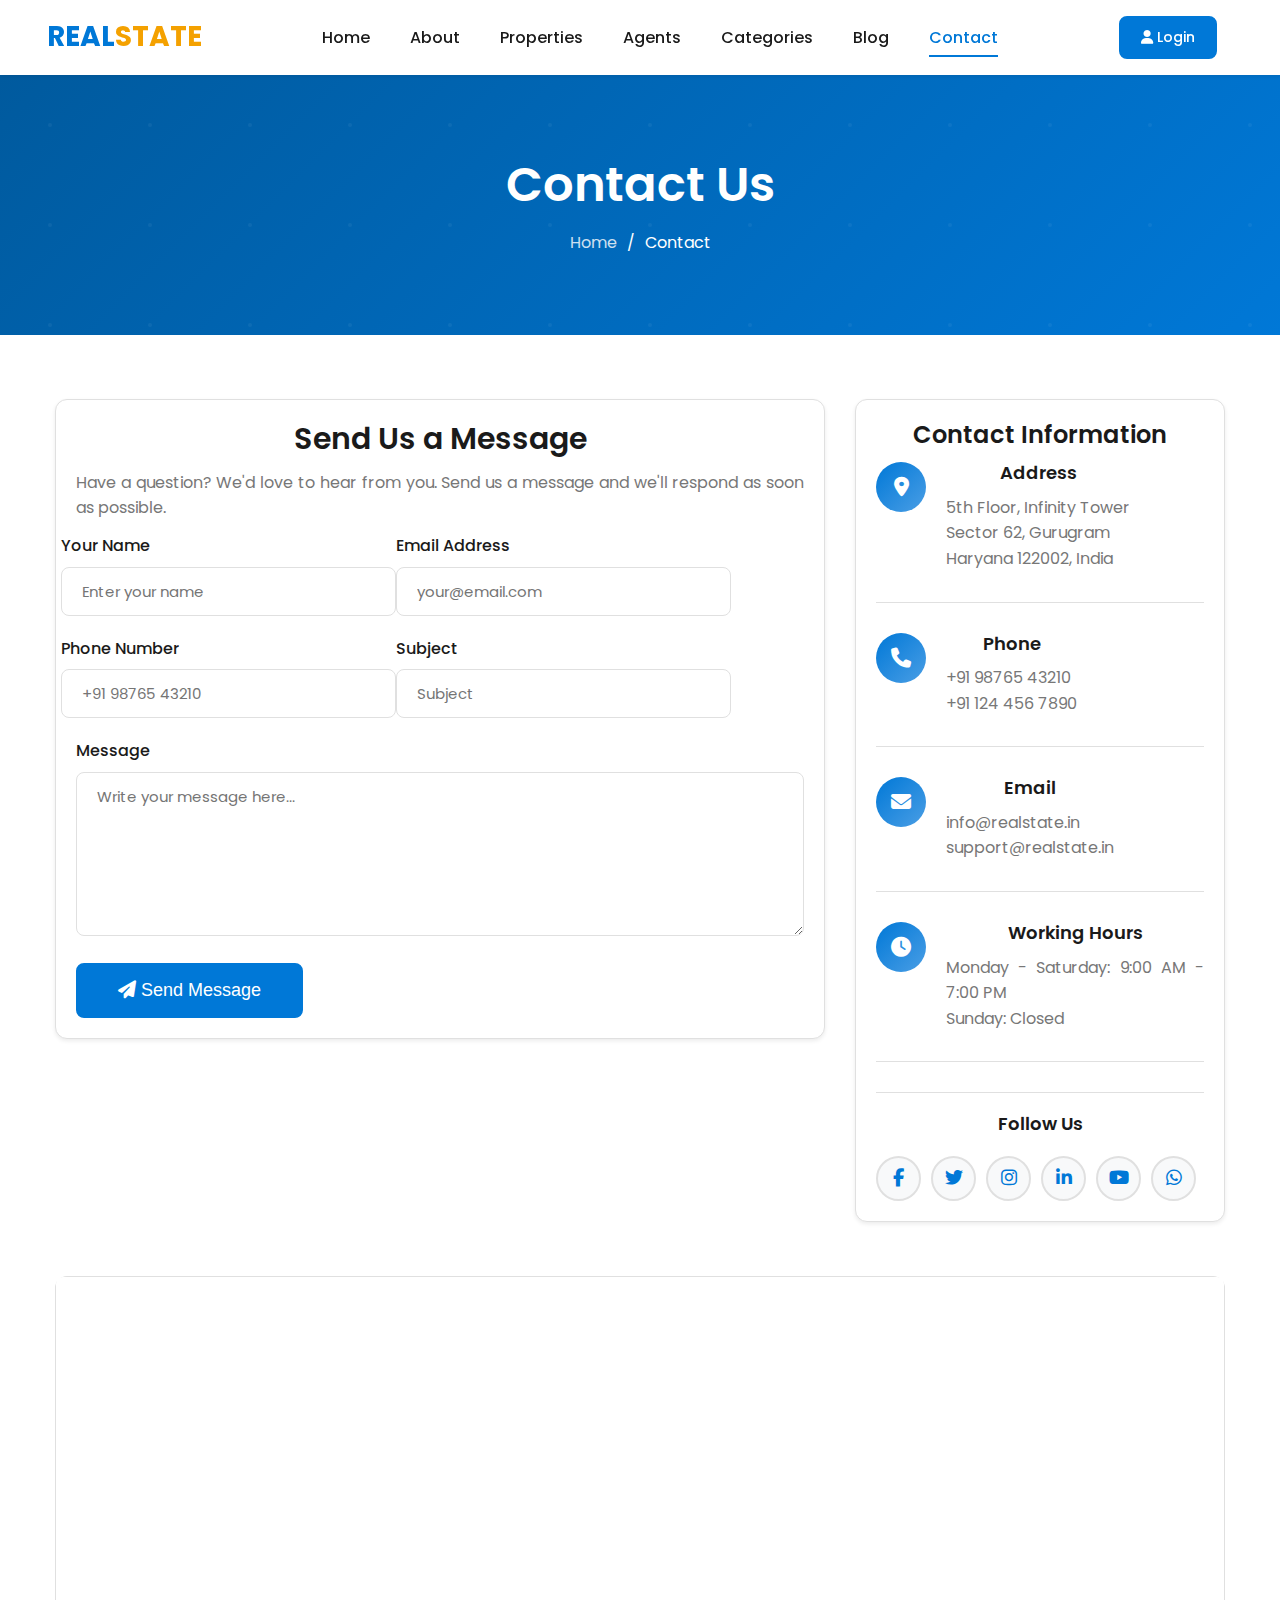
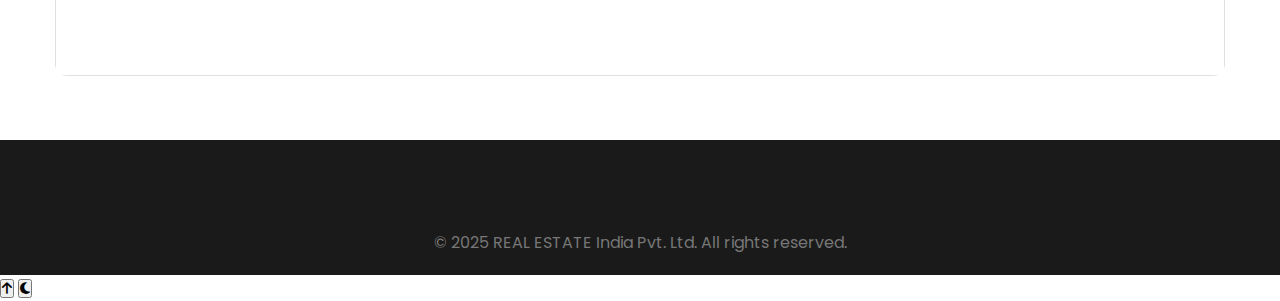
<file: contact.html>
<!DOCTYPE html>
<html lang="en">
<head>
    <meta charset="UTF-8">
    <meta name="viewport" content="width=device-width, initial-scale=1.0">
    <title>Contact Us - REAL ESTATE India</title>
    
    <!-- Favicon -->
    <link rel="icon" type="image/svg+xml" href="favicon.svg">
    <link rel="alternate icon" href="favicon.ico">
    <link rel="apple-touch-icon" href="favicon.svg">
    
    <link rel="preconnect" href="https://fonts.googleapis.com">
    <link href="https://fonts.googleapis.com/css2?family=Poppins:wght@300;400;500;600;700&display=swap" rel="stylesheet">
    <link rel="stylesheet" href="https://cdnjs.cloudflare.com/ajax/libs/font-awesome/6.4.0/css/all.min.css">
    <link rel="stylesheet" href="assets/css/style.css">
    <link rel="stylesheet" href="assets/css/layout.css">
    <link rel="stylesheet" href="assets/css/responsive.css">
</head>
<body>
    <!-- Header -->
    <header class="header">
        <div class="container">
            <nav class="navbar">
                <a href="index.html" class="logo">REAL<span>STATE</span></a>
                
                <ul class="nav-menu">
                    <li><a href="index.html">Home</a></li>
                    <li><a href="about.html">About</a></li>
                    <li><a href="properties.html">Properties</a></li>
                    <li><a href="agents.html">Agents</a></li>
                    <li><a href="categories.html">Categories</a></li>
                    <li><a href="blog.html">Blog</a></li>
                    <li><a href="contact.html" class="active">Contact</a></li>
                </ul>
                
                <div class="nav-actions">
                    <a href="add-property.html" class="btn btn-outline-primary btn-sm d-none d-md-inline-block">
                        <i class="fas fa-plus"></i> Add Property
                    </a>
                    <a href="login.html" class="btn btn-primary btn-sm">
                        <i class="fas fa-user"></i> Login
                    </a>
                </div>
                
                <div class="menu-toggle">
                    <span></span>
                    <span></span>
                    <span></span>
                </div>
            </nav>
        </div>
    </header>

    <!-- Page Hero -->
    <div class="page-hero">
        <div class="container">
            <h1>Contact Us</h1>
            <ul class="breadcrumb">
                <li><a href="index.html">Home</a></li>
                <li>/</li>
                <li>Contact</li>
            </ul>
        </div>
    </div>

    <!-- Contact Section -->
    <section class="contact-section">
        <div class="container">
            <div class="row">
                <!-- Contact Form -->
                <div class="col-lg-8">
                    <div class="contact-form-wrapper card">
                        <div class="card-body">
                            <h3>Send Us a Message</h3>
                            <p>Have a question? We'd love to hear from you. Send us a message and we'll respond as soon as possible.</p>
                            
                            <form id="contactForm">
                                <div class="row">
                                    <div class="col-md-6">
                                        <div class="form-group">
                                            <label class="form-label">Your Name</label>
                                            <input type="text" name="name" class="form-control" placeholder="Enter your name" required>
                                        </div>
                                    </div>
                                    <div class="col-md-6">
                                        <div class="form-group">
                                            <label class="form-label">Email Address</label>
                                            <input type="email" name="email" class="form-control" placeholder="your@email.com" required>
                                        </div>
                                    </div>
                                </div>
                                
                                <div class="row">
                                    <div class="col-md-6">
                                        <div class="form-group">
                                            <label class="form-label">Phone Number</label>
                                            <input type="tel" name="phone" class="form-control" placeholder="+91 98765 43210">
                                        </div>
                                    </div>
                                    <div class="col-md-6">
                                        <div class="form-group">
                                            <label class="form-label">Subject</label>
                                            <input type="text" name="subject" class="form-control" placeholder="Subject">
                                        </div>
                                    </div>
                                </div>
                                
                                <div class="form-group">
                                    <label class="form-label">Message</label>
                                    <textarea name="message" class="form-control" rows="6" placeholder="Write your message here..." required></textarea>
                                </div>
                                
                                <button type="submit" class="btn btn-primary btn-lg">
                                    <i class="fas fa-paper-plane"></i> Send Message
                                </button>
                            </form>
                        </div>
                    </div>
                </div>

                <!-- Contact Info -->
                <div class="col-lg-4">
                    <div class="contact-info-box card">
                        <div class="card-body">
                            <h4>Contact Information</h4>
                            
                            <div class="contact-info-item">
                                <div class="contact-icon">
                                    <i class="fas fa-map-marker-alt"></i>
                                </div>
                                <div>
                                    <h5>Address</h5>
                                    <p>5th Floor, Infinity Tower<br>Sector 62, Gurugram<br>Haryana 122002, India</p>
                                </div>
                            </div>
                            
                            <div class="contact-info-item">
                                <div class="contact-icon">
                                    <i class="fas fa-phone"></i>
                                </div>
                                <div>
                                    <h5>Phone</h5>
                                    <p><a href="tel:+919876543210">+91 98765 43210</a><br>
                                    <a href="tel:+911244567890">+91 124 456 7890</a></p>
                                </div>
                            </div>
                            
                            <div class="contact-info-item">
                                <div class="contact-icon">
                                    <i class="fas fa-envelope"></i>
                                </div>
                                <div>
                                    <h5>Email</h5>
                                    <p><a href="mailto:info@realstate.in">info@realstate.in</a><br>
                                    <a href="mailto:support@realstate.in">support@realstate.in</a></p>
                                </div>
                            </div>
                            
                            <div class="contact-info-item">
                                <div class="contact-icon">
                                    <i class="fas fa-clock"></i>
                                </div>
                                <div>
                                    <h5>Working Hours</h5>
                                    <p>Monday - Saturday: 9:00 AM - 7:00 PM<br>Sunday: Closed</p>
                                </div>
                            </div>
                            
                            <div class="social-links-contact">
                                <h5>Follow Us</h5>
                                <div class="social-links">
                                    <a href="https://www.facebook.com" target="_blank" rel="noopener noreferrer" aria-label="Facebook">
                                        <i class="fab fa-facebook-f"></i>
                                    </a>
                                    <a href="https://www.twitter.com" target="_blank" rel="noopener noreferrer" aria-label="Twitter">
                                        <i class="fab fa-twitter"></i>
                                    </a>
                                    <a href="https://www.instagram.com" target="_blank" rel="noopener noreferrer" aria-label="Instagram">
                                        <i class="fab fa-instagram"></i>
                                    </a>
                                    <a href="https://www.linkedin.com" target="_blank" rel="noopener noreferrer" aria-label="LinkedIn">
                                        <i class="fab fa-linkedin-in"></i>
                                    </a>
                                    <a href="https://www.youtube.com" target="_blank" rel="noopener noreferrer" aria-label="YouTube">
                                        <i class="fab fa-youtube"></i>
                                    </a>
                                    <a href="https://wa.me/919876543210" target="_blank" rel="noopener noreferrer" aria-label="WhatsApp">
                                        <i class="fab fa-whatsapp"></i>
                                    </a>
                                </div>
                            </div>
                        </div>
                    </div>
                </div>
            </div>
            
            <!-- Map -->
            <div class="contact-map mt-4">
                <div id="contactMap" class="property-map" data-lat="28.4595" data-lng="77.0266"></div>
            </div>
        </div>
    </section>

    <!-- Footer -->
    <footer class="footer">
        <div class="container">
            <div class="footer-bottom">
                <p>&copy; 2025 REAL ESTATE India Pvt. Ltd. All rights reserved.</p>
            </div>
        </div>
    </footer>

    <button class="back-to-top"><i class="fas fa-arrow-up"></i></button>
    <button class="theme-toggle"><i class="fas fa-moon"></i></button>

    <style>
        .contact-form-wrapper,
        .contact-info-box {
            margin-bottom: 30px;
        }
        
        .contact-info-item {
            display: flex;
            gap: 20px;
            margin-bottom: 30px;
            padding-bottom: 30px;
            border-bottom: 1px solid var(--gray-light);
        }
        
        .contact-info-item:last-of-type {
            border-bottom: none;
        }
        
        .contact-icon {
            width: 50px;
            height: 50px;
            background: linear-gradient(135deg, var(--primary-color), var(--primary-light));
            border-radius: 50%;
            display: flex;
            align-items: center;
            justify-content: center;
            color: var(--white);
            font-size: 1.25rem;
            flex-shrink: 0;
        }
        
        .contact-info-item h5 {
            margin-bottom: 10px;
            font-size: 1.125rem;
        }
        
        .contact-info-item p {
            margin: 0;
            color: var(--gray);
        }
        
        .contact-info-item a {
            color: var(--gray);
        }
        
        .contact-info-item a:hover {
            color: var(--primary-color);
        }
        
        .social-links-contact {
            padding-top: 20px;
            border-top: 1px solid var(--gray-light);
            margin-top: 20px;
        }
        
        .social-links-contact h5 {
            margin-bottom: 15px;
            font-size: 1.125rem;
            color: var(--dark);
            font-weight: 600;
        }
        
        .social-links-contact .social-links {
            display: flex;
            gap: 10px;
            flex-wrap: wrap;
            justify-content: flex-start;
        }
        
        .social-links-contact .social-links a {
            width: 45px;
            height: 45px;
            background: var(--off-white);
            border-radius: 50%;
            display: flex;
            align-items: center;
            justify-content: center;
            color: var(--primary-color);
            font-size: 1.125rem;
            transition: var(--transition);
            border: 2px solid var(--gray-light);
            text-decoration: none;
        }
        
        .social-links-contact .social-links a:hover {
            transform: translateY(-3px);
            box-shadow: var(--shadow);
        }
        
        /* Brand-specific hover colors */
        .social-links-contact .social-links a[aria-label="Facebook"]:hover {
            background: #1877f2;
            color: var(--white);
            border-color: #1877f2;
        }
        
        .social-links-contact .social-links a[aria-label="Twitter"]:hover {
            background: #1da1f2;
            color: var(--white);
            border-color: #1da1f2;
        }
        
        .social-links-contact .social-links a[aria-label="Instagram"]:hover {
            background: linear-gradient(45deg, #f09433 0%, #e6683c 25%, #dc2743 50%, #cc2366 75%, #bc1888 100%);
            color: var(--white);
            border-color: transparent;
        }
        
        .social-links-contact .social-links a[aria-label="LinkedIn"]:hover {
            background: #0077b5;
            color: var(--white);
            border-color: #0077b5;
        }
        
        .social-links-contact .social-links a[aria-label="YouTube"]:hover {
            background: #ff0000;
            color: var(--white);
            border-color: #ff0000;
        }
        
        .social-links-contact .social-links a[aria-label="WhatsApp"]:hover {
            background: #25d366;
            color: var(--white);
            border-color: #25d366;
        }
        
        .contact-map {
            height: 400px;
            border-radius: var(--border-radius-lg);
            overflow: hidden;
        }
        
        .property-map {
            width: 100%;
            height: 100%;
        }
    </style>

    <script src="assets/js/main.js"></script>
    <script src="assets/js/ajax.js"></script>
    <script src="assets/js/plugins.js"></script>
</body>
</html>
</file>
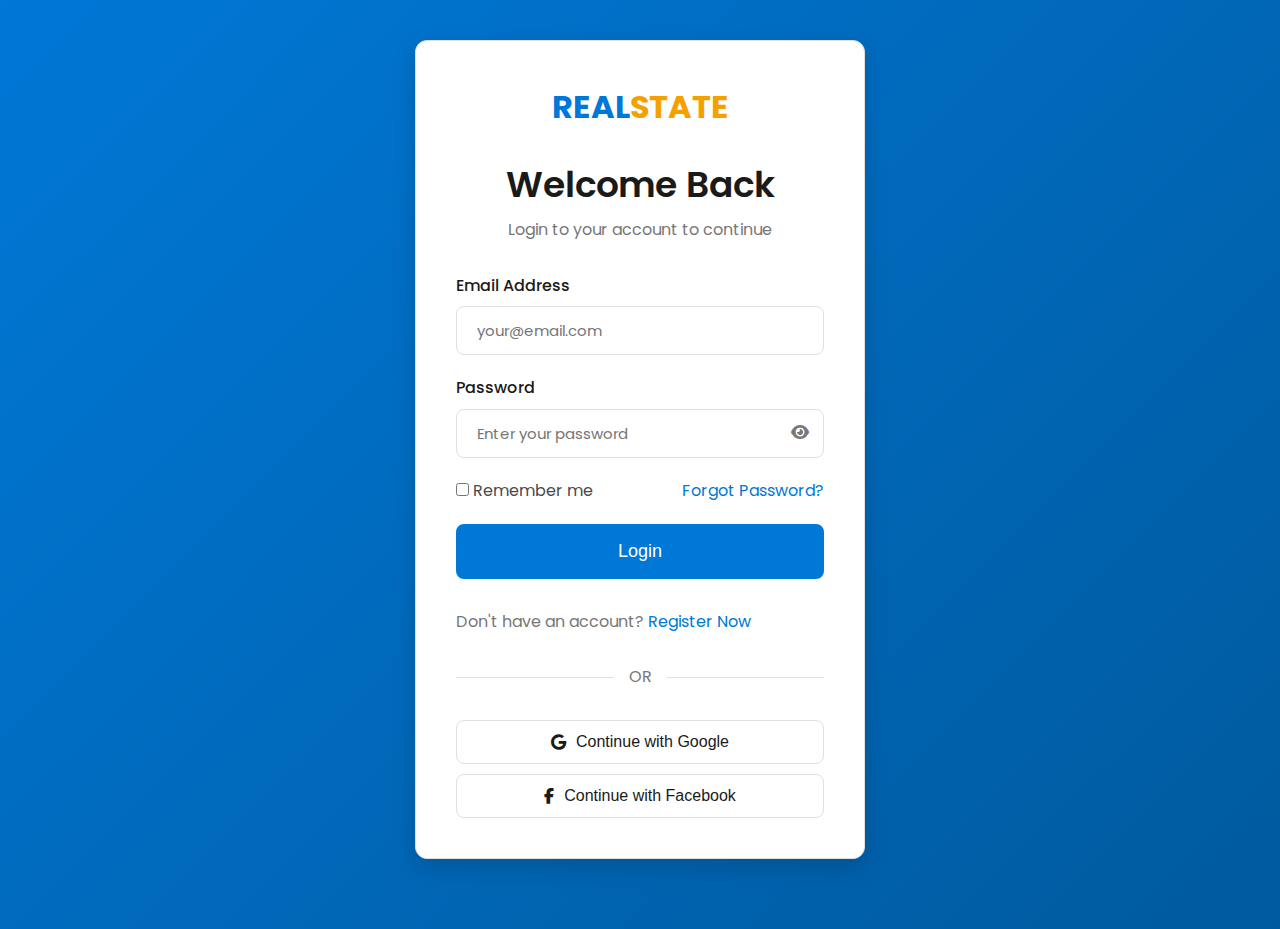
<file: login.html>
<!DOCTYPE html>
<html lang="en">
<head>
    <meta charset="UTF-8">
    <meta name="viewport" content="width=device-width, initial-scale=1.0">
    <title>Login - REAL ESTATE India</title>
    
    <!-- Favicon -->
    <link rel="icon" type="image/svg+xml" href="favicon.svg">
    <link rel="alternate icon" href="favicon.ico">
    <link rel="apple-touch-icon" href="favicon.svg">
    
    <link rel="preconnect" href="https://fonts.googleapis.com">
    <link href="https://fonts.googleapis.com/css2?family=Poppins:wght@300;400;500;600;700&display=swap" rel="stylesheet">
    <link rel="stylesheet" href="https://cdnjs.cloudflare.com/ajax/libs/font-awesome/6.4.0/css/all.min.css">
    <link rel="stylesheet" href="assets/css/style.css">
    <link rel="stylesheet" href="assets/css/layout.css">
    <link rel="stylesheet" href="assets/css/responsive.css">
</head>
<body>
    <div class="auth-page">
        <div class="auth-container">
            <div class="auth-card card">
                <div class="auth-logo">
                    <a href="index.html" class="logo">REAL<span>STATE</span></a>
                </div>
                
                <div class="auth-header">
                    <h2>Welcome Back</h2>
                    <p>Login to your account to continue</p>
                </div>
                
                <form id="loginForm" class="auth-form">
                    <div class="form-group">
                        <label class="form-label">Email Address</label>
                        <input type="email" name="email" class="form-control" placeholder="your@email.com" required>
                    </div>
                    
                    <div class="form-group">
                        <label class="form-label">Password</label>
                        <div class="password-input">
                            <input type="password" name="password" class="form-control" placeholder="Enter your password" required>
                            <span class="password-toggle">
                                <i class="fas fa-eye"></i>
                            </span>
                        </div>
                    </div>
                    
                    <div class="form-group d-flex justify-content-between align-items-center">
                        <div>
                            <input type="checkbox" id="remember" name="remember">
                            <label for="remember">Remember me</label>
                        </div>
                        <a href="#" class="text-primary">Forgot Password?</a>
                    </div>
                    
                    <button type="submit" class="btn btn-primary w-100 btn-lg">Login</button>
                </form>
                
                <div class="auth-footer">
                    <p>Don't have an account? <a href="register.html" class="text-primary">Register Now</a></p>
                </div>
                
                <div class="auth-divider">
                    <span>OR</span>
                </div>
                
                <div class="social-login">
                    <button class="btn btn-social google">
                        <i class="fab fa-google"></i> Continue with Google
                    </button>
                    <button class="btn btn-social facebook">
                        <i class="fab fa-facebook-f"></i> Continue with Facebook
                    </button>
                </div>
            </div>
        </div>
    </div>

    <style>
        .auth-page {
            min-height: 100vh;
            display: flex;
            align-items: center;
            justify-content: center;
            background: linear-gradient(135deg, var(--primary-color), var(--primary-dark));
            padding: 40px 20px;
        }
        
        .auth-container {
            max-width: 450px;
            width: 100%;
        }
        
        .auth-card {
            padding: 40px;
        }
        
        .auth-logo {
            text-align: center;
            margin-bottom: 30px;
        }
        
        .auth-logo .logo {
            font-size: 2rem;
        }
        
        .auth-header {
            text-align: center;
            margin-bottom: 30px;
        }
        
        .auth-header h2 {
            margin-bottom: 10px;
            text-align: center;
        }
        
        .auth-header p {
            color: var(--gray);
            text-align: center !important;
            margin: 0 auto;
            display: block;
        }
        
        .auth-form .form-group {
            margin-bottom: 20px;
        }
        
        .password-input {
            position: relative;
        }
        
        .password-toggle {
            position: absolute;
            right: 15px;
            top: 50%;
            transform: translateY(-50%);
            cursor: pointer;
            color: var(--gray);
        }
        
        .auth-footer {
            text-align: center;
            margin-top: 30px;
        }
        
        .auth-divider {
            text-align: center;
            margin: 30px 0;
            position: relative;
        }
        
        .auth-divider::before {
            content: '';
            position: absolute;
            top: 50%;
            left: 0;
            right: 0;
            height: 1px;
            background: var(--gray-light);
        }
        
        .auth-divider span {
            background: var(--white);
            padding: 0 15px;
            position: relative;
            color: var(--gray);
        }
        
        .social-login {
            display: flex;
            flex-direction: column;
            gap: 10px;
        }
        
        .btn-social {
            display: flex;
            align-items: center;
            justify-content: center;
            gap: 10px;
            padding: 12px;
            border: 1px solid var(--gray-light);
            background: var(--white);
            color: var(--dark);
            transition: var(--transition);
        }
        
        .btn-social:hover {
            background: var(--off-white);
        }
        
        .btn-social.google:hover {
            border-color: #DB4437;
            color: #DB4437;
        }
        
        .btn-social.facebook:hover {
            border-color: #1877F2;
            color: #1877F2;
        }
        
        /* Ensure login card has proper z-index, positioning and overflow handling */
        .auth-card {
            position: relative;
            z-index: 100;
            overflow: visible;
            box-shadow: var(--shadow-lg);
        }
        
        .auth-container {
            position: relative;
            z-index: 100;
        }
        
        /* Ensure auth page doesn't interfere with buttons */
        .auth-page {
            position: relative;
            z-index: 1;
        }
        
        /* Hide or reposition scroll buttons on login page */
        .back-to-top,
        .theme-toggle {
            z-index: 50;
        }
        
        /* On login page, position back-to-top button outside the login box area */
        body .back-to-top {
            bottom: 30px;
            right: 30px;
            z-index: 9999;
        }
        
        /* Completely hide scroll buttons on login page */
        .auth-page ~ .back-to-top,
        .auth-page ~ .theme-toggle,
        body:has(.auth-page) .back-to-top,
        body:has(.auth-page) .theme-toggle {
            display: none !important;
        }
        
        /* Ensure scroll buttons don't interfere with login form on mobile */
        @media (max-width: 768px) {
            .back-to-top,
            .theme-toggle {
                display: none !important;
            }
        }
        
        /* Hide back-to-top if it appears anywhere on login page */
        .auth-page .back-to-top,
        .auth-page .theme-toggle,
        .auth-page ~ .back-to-top,
        .auth-page ~ .theme-toggle {
            display: none !important;
            visibility: hidden !important;
            opacity: 0 !important;
        }
    </style>

    <script src="assets/js/main.js"></script>
    <script src="assets/js/ajax.js"></script>
    
    <script>
        // Hide back-to-top button on login page
        document.addEventListener('DOMContentLoaded', function() {
            const backToTopBtn = document.querySelector('.back-to-top');
            if (backToTopBtn) {
                backToTopBtn.style.display = 'none';
            }
            
            const themeToggle = document.querySelector('.theme-toggle');
            if (themeToggle) {
                themeToggle.style.display = 'none';
            }
        });
        
        // Also hide after scripts load
        window.addEventListener('load', function() {
            const backToTopBtn = document.querySelector('.back-to-top');
            if (backToTopBtn) {
                backToTopBtn.style.display = 'none';
                backToTopBtn.style.visibility = 'hidden';
                backToTopBtn.style.opacity = '0';
            }
            
            const themeToggle = document.querySelector('.theme-toggle');
            if (themeToggle) {
                themeToggle.style.display = 'none';
                themeToggle.style.visibility = 'hidden';
                themeToggle.style.opacity = '0';
            }
        });
    </script>
</body>
</html>
</file>
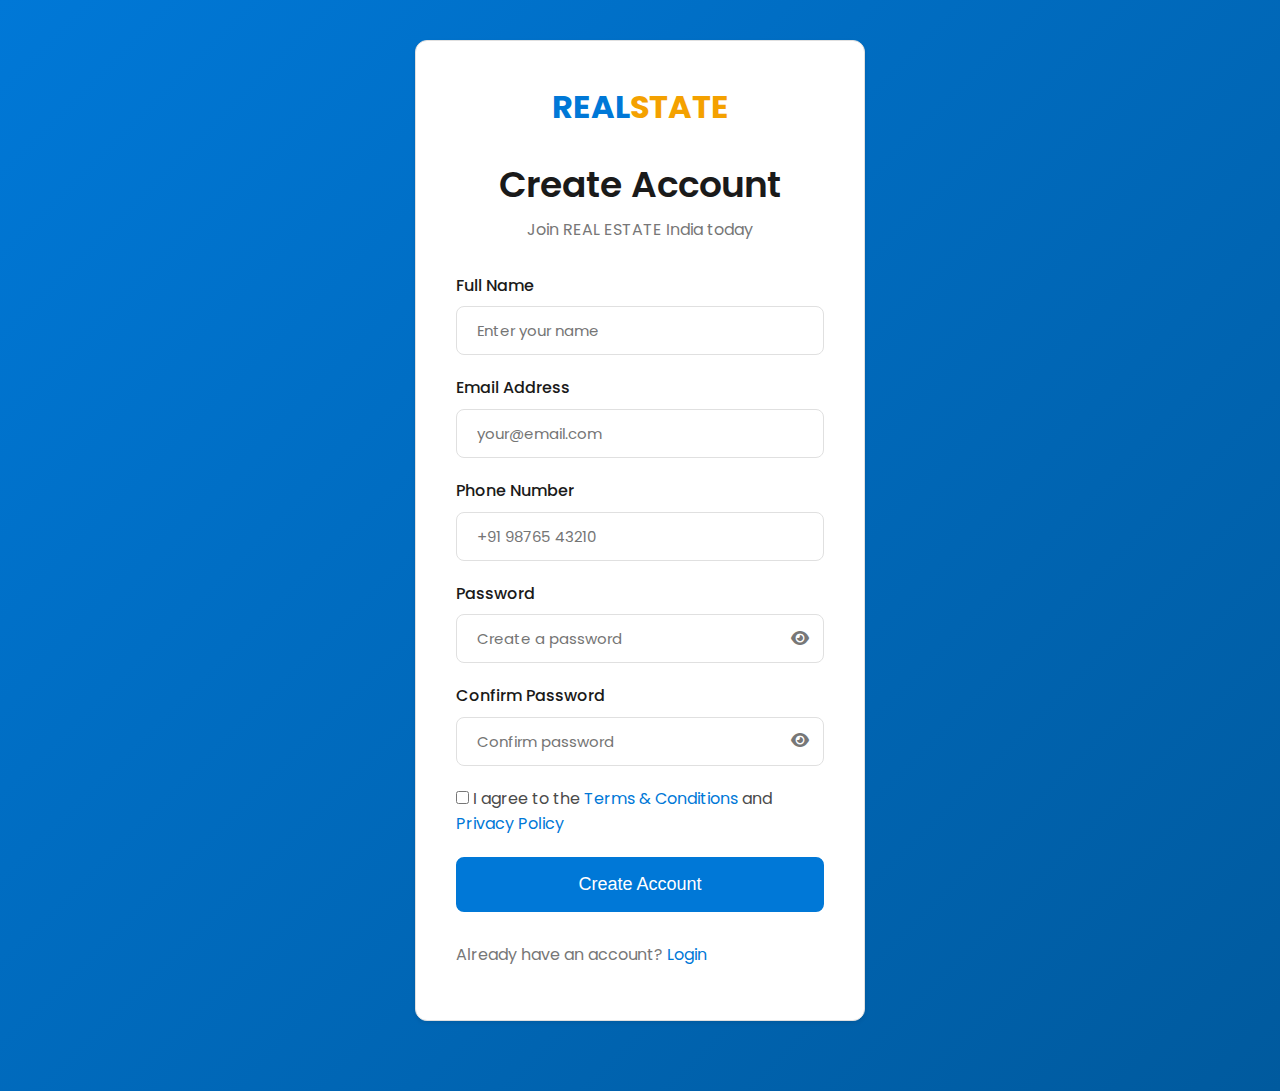
<file: register.html>
<!DOCTYPE html>
<html lang="en">
<head>
    <meta charset="UTF-8">
    <meta name="viewport" content="width=device-width, initial-scale=1.0">
    <title>Register - REAL ESTATE India</title>
    
    <!-- Favicon -->
    <link rel="icon" type="image/svg+xml" href="favicon.svg">
    <link rel="alternate icon" href="favicon.ico">
    <link rel="apple-touch-icon" href="favicon.svg">
    
    <link rel="preconnect" href="https://fonts.googleapis.com">
    <link href="https://fonts.googleapis.com/css2?family=Poppins:wght@300;400;500;600;700&display=swap" rel="stylesheet">
    <link rel="stylesheet" href="https://cdnjs.cloudflare.com/ajax/libs/font-awesome/6.4.0/css/all.min.css">
    <link rel="stylesheet" href="assets/css/style.css">
    <link rel="stylesheet" href="assets/css/layout.css">
    <link rel="stylesheet" href="assets/css/responsive.css">
</head>
<body>
    <div class="auth-page">
        <div class="auth-container">
            <div class="auth-card card">
                <div class="auth-logo">
                    <a href="index.html" class="logo">REAL<span>STATE</span></a>
                </div>
                
                <div class="auth-header">
                    <h2>Create Account</h2>
                    <p>Join REAL ESTATE India today</p>
                </div>
                
                <form id="registerForm" class="auth-form">
                    <div class="form-group">
                        <label class="form-label">Full Name</label>
                        <input type="text" name="name" class="form-control" placeholder="Enter your name" required>
                    </div>
                    
                    <div class="form-group">
                        <label class="form-label">Email Address</label>
                        <input type="email" name="email" class="form-control" placeholder="your@email.com" required>
                    </div>
                    
                    <div class="form-group">
                        <label class="form-label">Phone Number</label>
                        <input type="tel" name="phone" class="form-control" placeholder="+91 98765 43210" required>
                    </div>
                    
                    <div class="form-group">
                        <label class="form-label">Password</label>
                        <div class="password-input">
                            <input type="password" name="password" class="form-control" placeholder="Create a password" required>
                            <span class="password-toggle">
                                <i class="fas fa-eye"></i>
                            </span>
                        </div>
                    </div>
                    
                    <div class="form-group">
                        <label class="form-label">Confirm Password</label>
                        <div class="password-input">
                            <input type="password" name="confirm_password" class="form-control" placeholder="Confirm password" required>
                            <span class="password-toggle">
                                <i class="fas fa-eye"></i>
                            </span>
                        </div>
                    </div>
                    
                    <div class="form-group">
                        <input type="checkbox" id="terms" name="terms" required>
                        <label for="terms">I agree to the <a href="terms.html" class="text-primary">Terms & Conditions</a> and <a href="privacy-policy.html" class="text-primary">Privacy Policy</a></label>
                    </div>
                    
                    <button type="submit" class="btn btn-primary w-100 btn-lg">Create Account</button>
                </form>
                
                <div class="auth-footer">
                    <p>Already have an account? <a href="login.html" class="text-primary">Login</a></p>
                </div>
            </div>
        </div>
    </div>

    <style>
        .auth-page {
            min-height: 100vh;
            display: flex;
            align-items: center;
            justify-content: center;
            background: linear-gradient(135deg, var(--primary-color), var(--primary-dark));
            padding: 40px 20px;
        }
        
        .auth-container {
            max-width: 450px;
            width: 100%;
        }
        
        .auth-card {
            padding: 40px;
        }
        
        .auth-logo {
            text-align: center;
            margin-bottom: 30px;
        }
        
        .auth-logo .logo {
            font-size: 2rem;
        }
        
        .auth-header {
            text-align: center;
            margin-bottom: 30px;
        }
        
        .auth-header h2 {
            margin-bottom: 10px;
            text-align: center;
        }
        
        .auth-header p {
            color: var(--gray);
            text-align: center !important;
            margin: 0 auto;
            display: block;
        }
        
        .auth-form .form-group {
            margin-bottom: 20px;
        }
        
        .password-input {
            position: relative;
        }
        
        .password-toggle {
            position: absolute;
            right: 15px;
            top: 50%;
            transform: translateY(-50%);
            cursor: pointer;
            color: var(--gray);
        }
        
        .auth-footer {
            text-align: center;
            margin-top: 30px;
        }
        
        /* Hide scroll buttons on register page */
        .back-to-top,
        .theme-toggle {
            display: none !important;
            visibility: hidden !important;
            opacity: 0 !important;
        }
    </style>
    
    <script>
        // Hide back-to-top button on register page
        document.addEventListener('DOMContentLoaded', function() {
            const backToTopBtn = document.querySelector('.back-to-top');
            if (backToTopBtn) {
                backToTopBtn.style.display = 'none';
            }
            
            const themeToggle = document.querySelector('.theme-toggle');
            if (themeToggle) {
                themeToggle.style.display = 'none';
            }
        });
    </script>

    <script src="assets/js/main.js"></script>
    <script src="assets/js/ajax.js"></script>
</body>
</html>
</file>
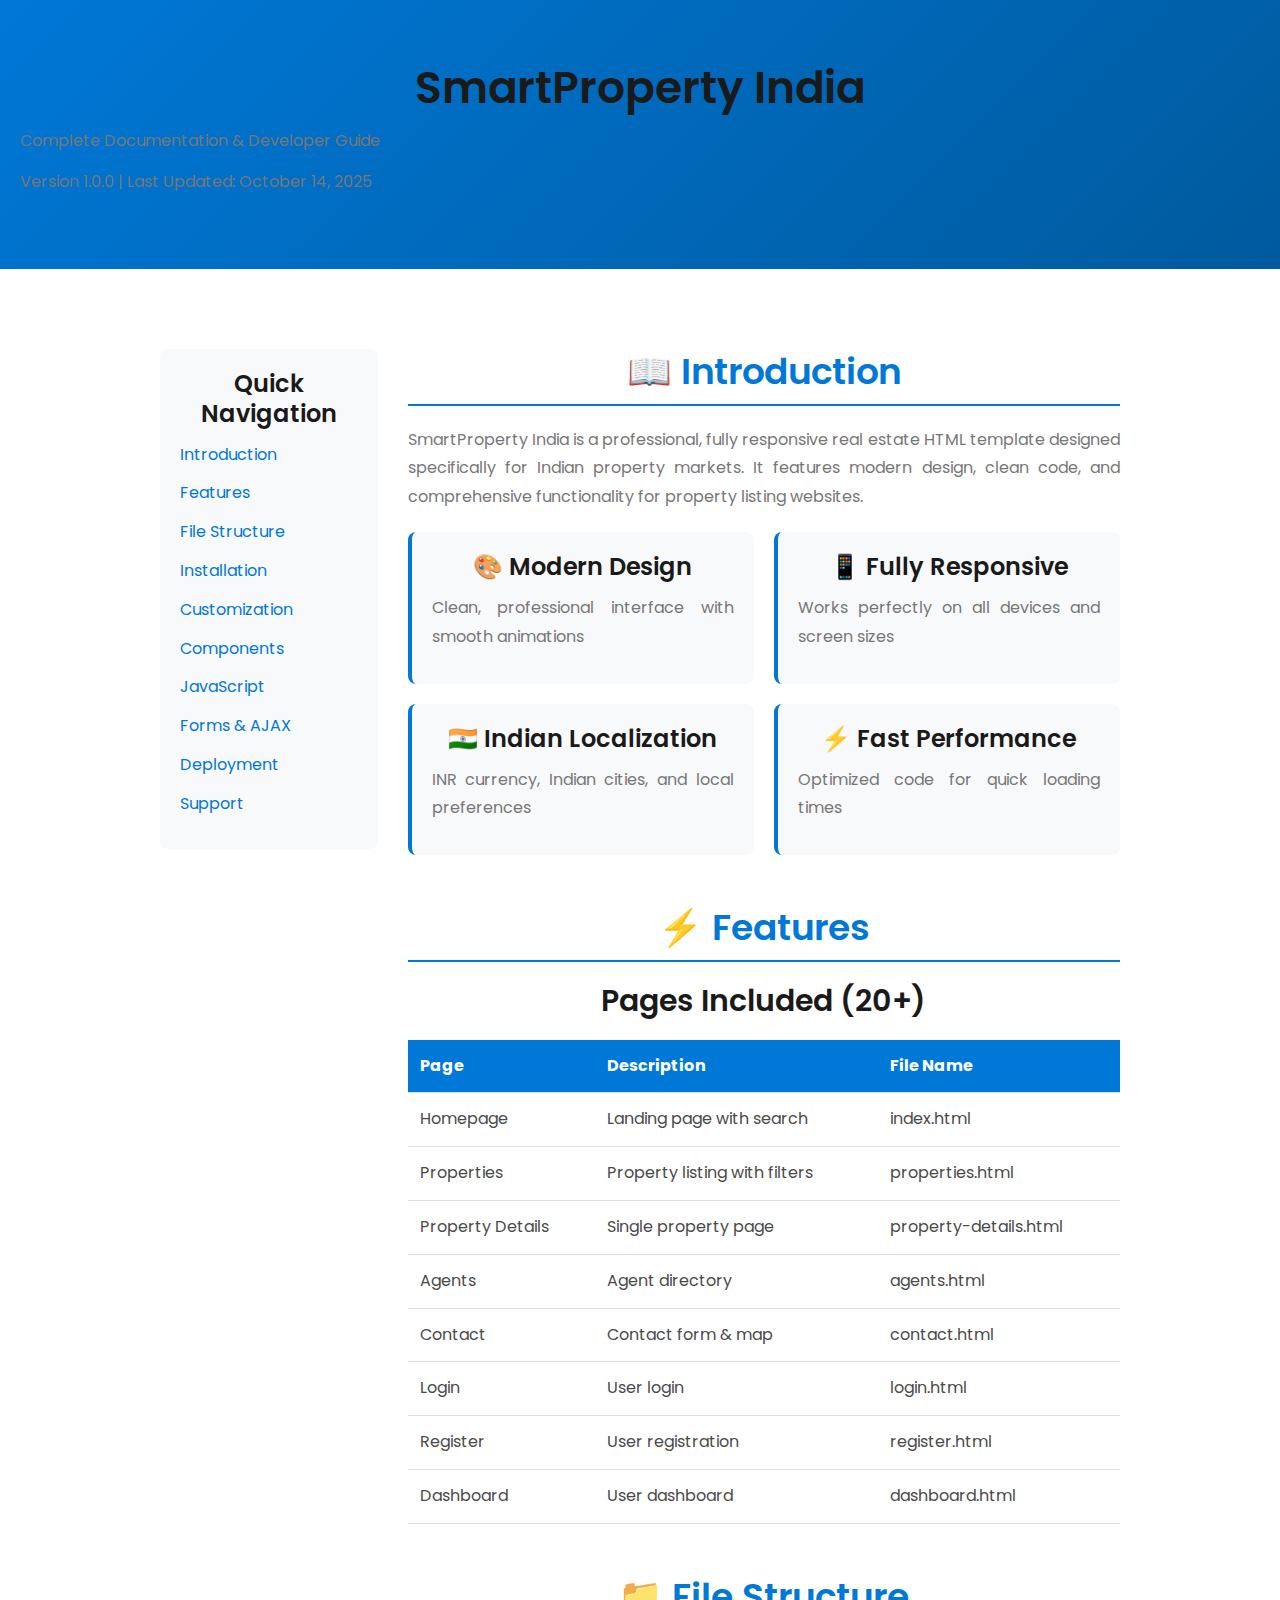
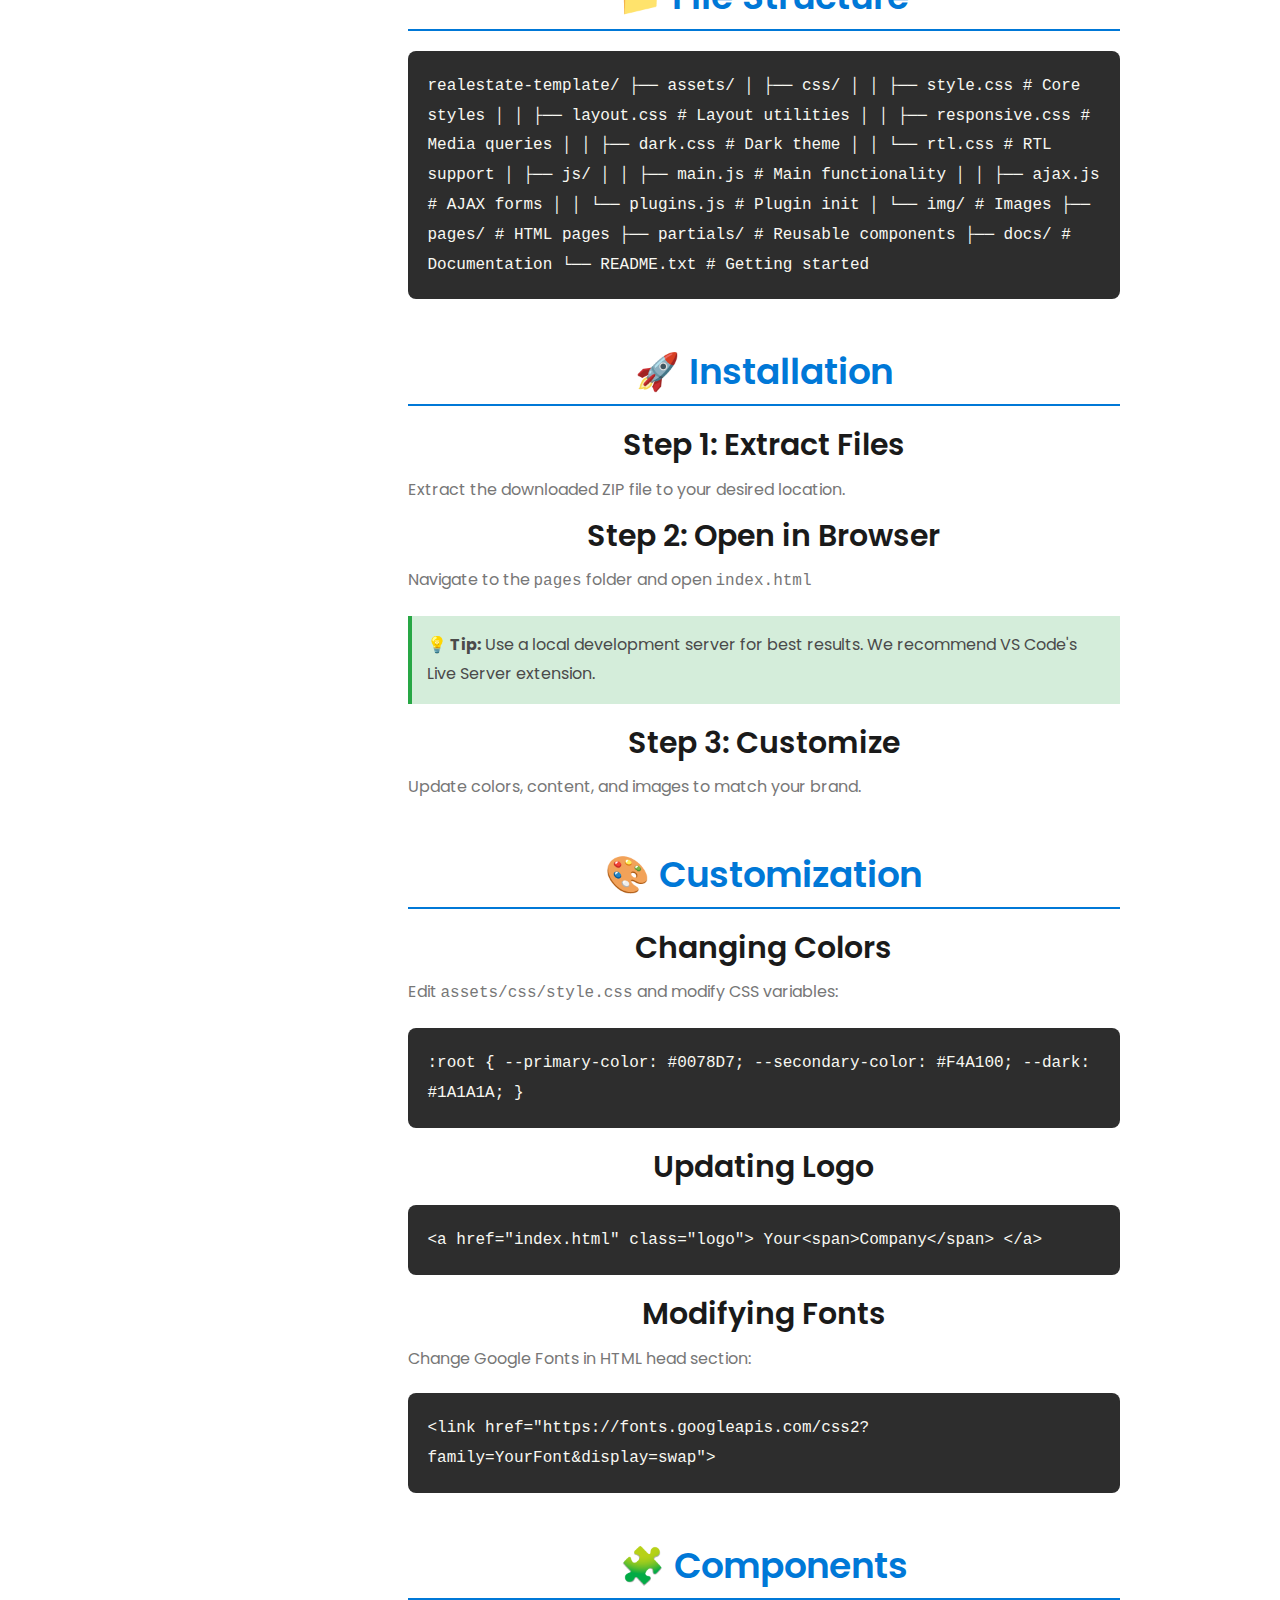
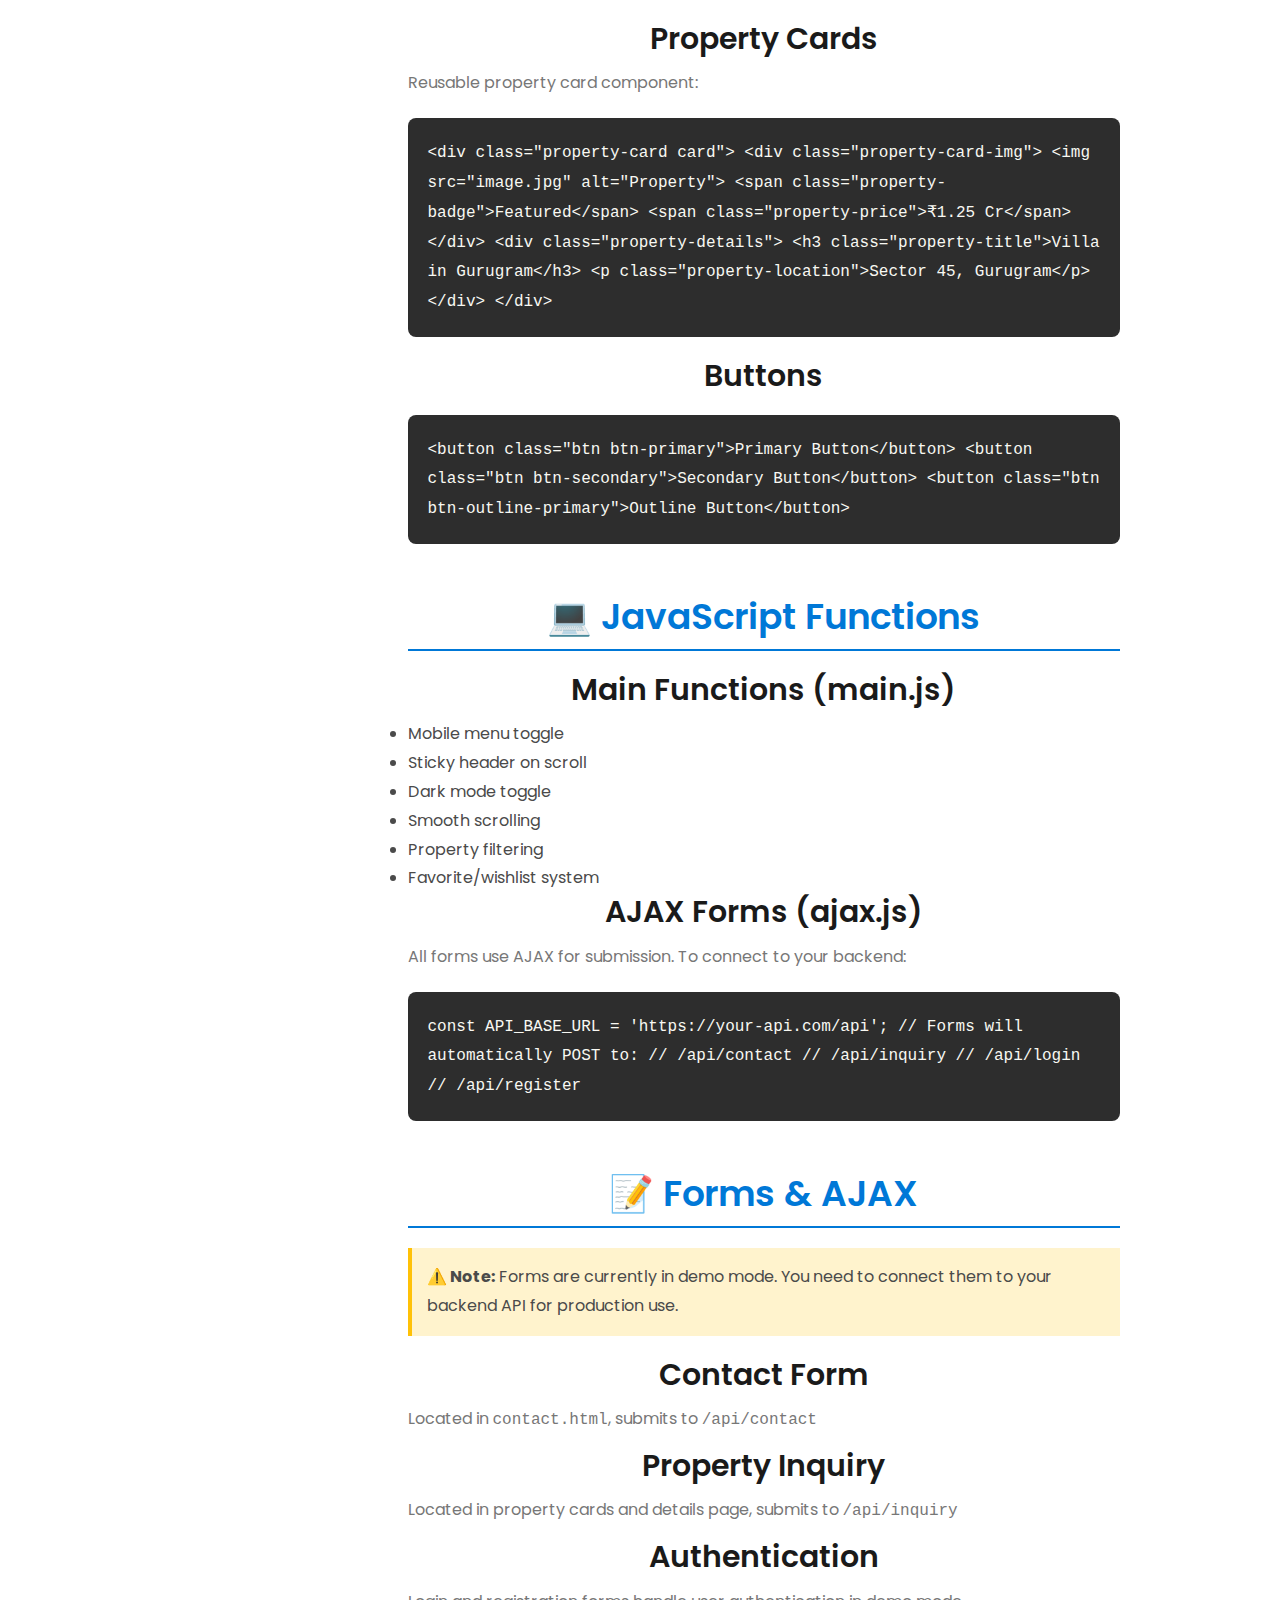
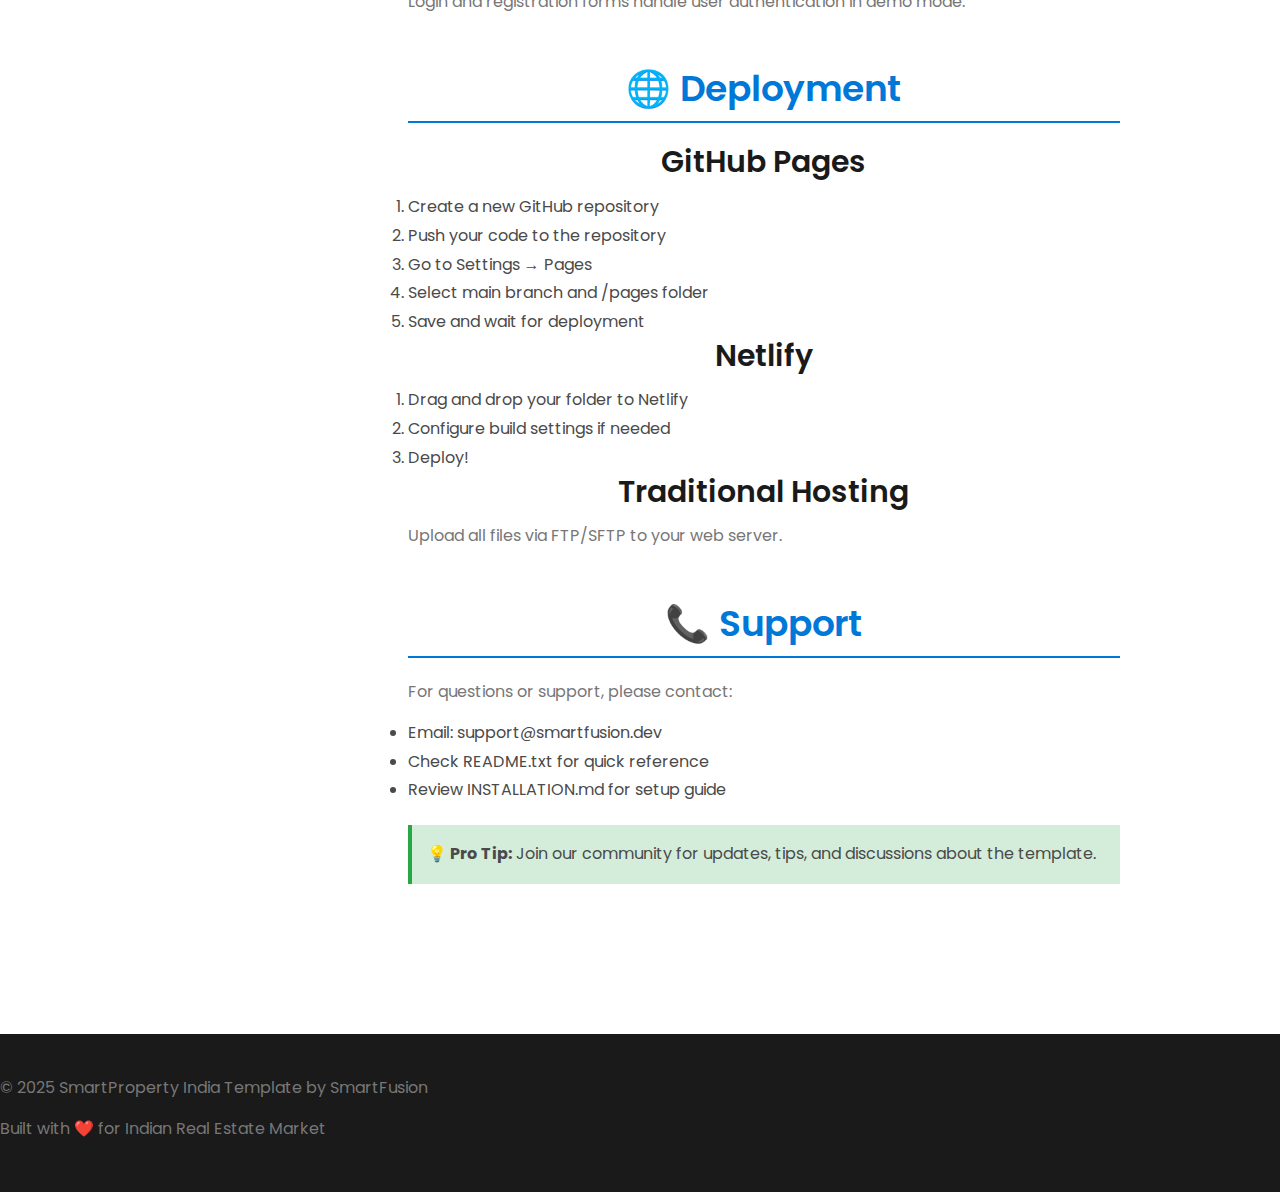
<file: docs/documentation.html>
<!DOCTYPE html>
<html lang="en">
<head>
    <meta charset="UTF-8">
    <meta name="viewport" content="width=device-width, initial-scale=1.0">
    <title>Documentation - SmartProperty India Template</title>
    
    <link href="https://fonts.googleapis.com/css2?family=Poppins:wght@300;400;500;600;700&display=swap" rel="stylesheet">
    <link rel="stylesheet" href="../assets/css/style.css">
    <link rel="stylesheet" href="../assets/css/layout.css">
    
    <style>
        body { font-family: 'Poppins', sans-serif; line-height: 1.8; }
        .doc-container { max-width: 1000px; margin: 0 auto; padding: 40px 20px; }
        .doc-header { background: linear-gradient(135deg, #0078D7, #005A9E); color: white; padding: 60px 20px; text-align: center; margin-bottom: 40px; }
        .doc-nav { background: #f8f9fa; padding: 20px; border-radius: 8px; margin-bottom: 30px; position: sticky; top: 20px; }
        .doc-nav ul { list-style: none; padding: 0; }
        .doc-nav li { margin-bottom: 10px; }
        .doc-nav a { color: #0078D7; text-decoration: none; }
        .doc-section { margin-bottom: 50px; }
        .doc-section h2 { color: #0078D7; border-bottom: 2px solid #0078D7; padding-bottom: 10px; margin-bottom: 20px; }
        .code-block { background: #2d2d2d; color: #f8f8f2; padding: 20px; border-radius: 8px; overflow-x: auto; margin: 20px 0; }
        .code-block code { font-family: 'Courier New', monospace; }
        .feature-grid { display: grid; grid-template-columns: repeat(auto-fit, minmax(250px, 1fr)); gap: 20px; margin: 20px 0; }
        .feature-box { padding: 20px; background: #f8f9fa; border-radius: 8px; border-left: 4px solid #0078D7; }
        table { width: 100%; border-collapse: collapse; margin: 20px 0; }
        table th, table td { padding: 12px; text-align: left; border-bottom: 1px solid #ddd; }
        table th { background: #0078D7; color: white; }
        .note { background: #fff3cd; border-left: 4px solid #ffc107; padding: 15px; margin: 20px 0; }
        .tip { background: #d4edda; border-left: 4px solid #28a745; padding: 15px; margin: 20px 0; }
    </style>
</head>
<body>
    <div class="doc-header">
        <h1>SmartProperty India</h1>
        <p>Complete Documentation & Developer Guide</p>
        <p>Version 1.0.0 | Last Updated: October 14, 2025</p>
    </div>

    <div class="doc-container">
        <div class="row">
            <div class="col-lg-3">
                <div class="doc-nav">
                    <h4>Quick Navigation</h4>
                    <ul>
                        <li><a href="#introduction">Introduction</a></li>
                        <li><a href="#features">Features</a></li>
                        <li><a href="#structure">File Structure</a></li>
                        <li><a href="#installation">Installation</a></li>
                        <li><a href="#customization">Customization</a></li>
                        <li><a href="#components">Components</a></li>
                        <li><a href="#javascript">JavaScript</a></li>
                        <li><a href="#forms">Forms & AJAX</a></li>
                        <li><a href="#deployment">Deployment</a></li>
                        <li><a href="#support">Support</a></li>
                    </ul>
                </div>
            </div>

            <div class="col-lg-9">
                <!-- Introduction -->
                <div id="introduction" class="doc-section">
                    <h2>📖 Introduction</h2>
                    <p>SmartProperty India is a professional, fully responsive real estate HTML template designed specifically for Indian property markets. It features modern design, clean code, and comprehensive functionality for property listing websites.</p>
                    
                    <div class="feature-grid">
                        <div class="feature-box">
                            <h4>🎨 Modern Design</h4>
                            <p>Clean, professional interface with smooth animations</p>
                        </div>
                        <div class="feature-box">
                            <h4>📱 Fully Responsive</h4>
                            <p>Works perfectly on all devices and screen sizes</p>
                        </div>
                        <div class="feature-box">
                            <h4>🇮🇳 Indian Localization</h4>
                            <p>INR currency, Indian cities, and local preferences</p>
                        </div>
                        <div class="feature-box">
                            <h4>⚡ Fast Performance</h4>
                            <p>Optimized code for quick loading times</p>
                        </div>
                    </div>
                </div>

                <!-- Features -->
                <div id="features" class="doc-section">
                    <h2>⚡ Features</h2>
                    
                    <h3>Pages Included (20+)</h3>
                    <table>
                        <thead>
                            <tr>
                                <th>Page</th>
                                <th>Description</th>
                                <th>File Name</th>
                            </tr>
                        </thead>
                        <tbody>
                            <tr><td>Homepage</td><td>Landing page with search</td><td>index.html</td></tr>
                            <tr><td>Properties</td><td>Property listing with filters</td><td>properties.html</td></tr>
                            <tr><td>Property Details</td><td>Single property page</td><td>property-details.html</td></tr>
                            <tr><td>Agents</td><td>Agent directory</td><td>agents.html</td></tr>
                            <tr><td>Contact</td><td>Contact form & map</td><td>contact.html</td></tr>
                            <tr><td>Login</td><td>User login</td><td>login.html</td></tr>
                            <tr><td>Register</td><td>User registration</td><td>register.html</td></tr>
                            <tr><td>Dashboard</td><td>User dashboard</td><td>dashboard.html</td></tr>
                        </tbody>
                    </table>
                </div>

                <!-- File Structure -->
                <div id="structure" class="doc-section">
                    <h2>📁 File Structure</h2>
                    <div class="code-block">
                        <code>
realestate-template/
├── assets/
│   ├── css/
│   │   ├── style.css          # Core styles
│   │   ├── layout.css         # Layout utilities
│   │   ├── responsive.css     # Media queries
│   │   ├── dark.css           # Dark theme
│   │   └── rtl.css            # RTL support
│   ├── js/
│   │   ├── main.js            # Main functionality
│   │   ├── ajax.js            # AJAX forms
│   │   └── plugins.js         # Plugin init
│   └── img/                   # Images
├── pages/                     # HTML pages
├── partials/                  # Reusable components
├── docs/                      # Documentation
└── README.txt                 # Getting started
                        </code>
                    </div>
                </div>

                <!-- Installation -->
                <div id="installation" class="doc-section">
                    <h2>🚀 Installation</h2>
                    
                    <h3>Step 1: Extract Files</h3>
                    <p>Extract the downloaded ZIP file to your desired location.</p>
                    
                    <h3>Step 2: Open in Browser</h3>
                    <p>Navigate to the <code>pages</code> folder and open <code>index.html</code></p>
                    
                    <div class="tip">
                        <strong>💡 Tip:</strong> Use a local development server for best results. We recommend VS Code's Live Server extension.
                    </div>
                    
                    <h3>Step 3: Customize</h3>
                    <p>Update colors, content, and images to match your brand.</p>
                </div>

                <!-- Customization -->
                <div id="customization" class="doc-section">
                    <h2>🎨 Customization</h2>
                    
                    <h3>Changing Colors</h3>
                    <p>Edit <code>assets/css/style.css</code> and modify CSS variables:</p>
                    <div class="code-block">
                        <code>
:root {
    --primary-color: #0078D7;
    --secondary-color: #F4A100;
    --dark: #1A1A1A;
}
                        </code>
                    </div>
                    
                    <h3>Updating Logo</h3>
                    <div class="code-block">
                        <code>
&lt;a href="index.html" class="logo"&gt;
    Your&lt;span&gt;Company&lt;/span&gt;
&lt;/a&gt;
                        </code>
                    </div>
                    
                    <h3>Modifying Fonts</h3>
                    <p>Change Google Fonts in HTML head section:</p>
                    <div class="code-block">
                        <code>
&lt;link href="https://fonts.googleapis.com/css2?family=YourFont&display=swap"&gt;
                        </code>
                    </div>
                </div>

                <!-- Components -->
                <div id="components" class="doc-section">
                    <h2>🧩 Components</h2>
                    
                    <h3>Property Cards</h3>
                    <p>Reusable property card component:</p>
                    <div class="code-block">
                        <code>
&lt;div class="property-card card"&gt;
    &lt;div class="property-card-img"&gt;
        &lt;img src="image.jpg" alt="Property"&gt;
        &lt;span class="property-badge"&gt;Featured&lt;/span&gt;
        &lt;span class="property-price"&gt;₹1.25 Cr&lt;/span&gt;
    &lt;/div&gt;
    &lt;div class="property-details"&gt;
        &lt;h3 class="property-title"&gt;Villa in Gurugram&lt;/h3&gt;
        &lt;p class="property-location"&gt;Sector 45, Gurugram&lt;/p&gt;
    &lt;/div&gt;
&lt;/div&gt;
                        </code>
                    </div>
                    
                    <h3>Buttons</h3>
                    <div class="code-block">
                        <code>
&lt;button class="btn btn-primary"&gt;Primary Button&lt;/button&gt;
&lt;button class="btn btn-secondary"&gt;Secondary Button&lt;/button&gt;
&lt;button class="btn btn-outline-primary"&gt;Outline Button&lt;/button&gt;
                        </code>
                    </div>
                </div>

                <!-- JavaScript -->
                <div id="javascript" class="doc-section">
                    <h2>💻 JavaScript Functions</h2>
                    
                    <h3>Main Functions (main.js)</h3>
                    <ul>
                        <li>Mobile menu toggle</li>
                        <li>Sticky header on scroll</li>
                        <li>Dark mode toggle</li>
                        <li>Smooth scrolling</li>
                        <li>Property filtering</li>
                        <li>Favorite/wishlist system</li>
                    </ul>
                    
                    <h3>AJAX Forms (ajax.js)</h3>
                    <p>All forms use AJAX for submission. To connect to your backend:</p>
                    <div class="code-block">
                        <code>
const API_BASE_URL = 'https://your-api.com/api';

// Forms will automatically POST to:
// /api/contact
// /api/inquiry
// /api/login
// /api/register
                        </code>
                    </div>
                </div>

                <!-- Forms -->
                <div id="forms" class="doc-section">
                    <h2>📝 Forms & AJAX</h2>
                    
                    <div class="note">
                        <strong>⚠️ Note:</strong> Forms are currently in demo mode. You need to connect them to your backend API for production use.
                    </div>
                    
                    <h3>Contact Form</h3>
                    <p>Located in <code>contact.html</code>, submits to <code>/api/contact</code></p>
                    
                    <h3>Property Inquiry</h3>
                    <p>Located in property cards and details page, submits to <code>/api/inquiry</code></p>
                    
                    <h3>Authentication</h3>
                    <p>Login and registration forms handle user authentication in demo mode.</p>
                </div>

                <!-- Deployment -->
                <div id="deployment" class="doc-section">
                    <h2>🌐 Deployment</h2>
                    
                    <h3>GitHub Pages</h3>
                    <ol>
                        <li>Create a new GitHub repository</li>
                        <li>Push your code to the repository</li>
                        <li>Go to Settings → Pages</li>
                        <li>Select main branch and /pages folder</li>
                        <li>Save and wait for deployment</li>
                    </ol>
                    
                    <h3>Netlify</h3>
                    <ol>
                        <li>Drag and drop your folder to Netlify</li>
                        <li>Configure build settings if needed</li>
                        <li>Deploy!</li>
                    </ol>
                    
                    <h3>Traditional Hosting</h3>
                    <p>Upload all files via FTP/SFTP to your web server.</p>
                </div>

                <!-- Support -->
                <div id="support" class="doc-section">
                    <h2>📞 Support</h2>
                    <p>For questions or support, please contact:</p>
                    <ul>
                        <li>Email: support@smartfusion.dev</li>
                        <li>Check README.txt for quick reference</li>
                        <li>Review INSTALLATION.md for setup guide</li>
                    </ul>
                    
                    <div class="tip">
                        <strong>💡 Pro Tip:</strong> Join our community for updates, tips, and discussions about the template.
                    </div>
                </div>
            </div>
        </div>
    </div>

    <footer style="background: #1A1A1A; color: white; padding: 40px 0; text-align: center; margin-top: 60px;">
        <p>&copy; 2025 SmartProperty India Template by SmartFusion</p>
        <p>Built with ❤️ for Indian Real Estate Market</p>
    </footer>
</body>
</html>
</file>
<file: assets/css/style.css>
/* ================================================
   Real Estate Template - Core Styles
   Version: 1.0
   Author: SmartFusion
   ================================================ */

/* ================ CSS Variables ================ */
:root {
    /* Primary Colors */
    --primary-color: #0078D7;
    --primary-dark: #005A9E;
    --primary-light: #4A9EE5;
    
    /* Secondary Colors */
    --secondary-color: #F4A100;
    --secondary-dark: #D68C00;
    --secondary-light: #FFB84D;
    
    /* Neutral Colors */
    --dark: #1A1A1A;
    --gray-dark: #4A4A4A;
    --gray: #777777;
    --gray-light: #E0E0E0;
    --white: #FFFFFF;
    --off-white: #F8F9FA;
    
    /* Status Colors */
    --success: #28A745;
    --danger: #DC3545;
    --warning: #FFC107;
    --info: #17A2B8;
    
    /* Typography */
    --font-primary: 'Poppins', sans-serif;
    --font-secondary: 'Inter', sans-serif;
    
    /* Spacing */
    --section-padding: 64px;
    --section-padding-mobile: 32px;
    --card-padding: 20px;
    
    /* Border Radius */
    --border-radius: 8px;
    --border-radius-lg: 12px;
    
    /* Shadows */
    --shadow-sm: 0 2px 4px rgba(0,0,0,0.08);
    --shadow: 0 4px 12px rgba(0,0,0,0.1);
    --shadow-lg: 0 8px 24px rgba(0,0,0,0.15);
    
    /* Transitions */
    --transition: all 0.3s ease;
}

/* ================ CSS Reset ================ */
* {
    margin: 0;
    padding: 0;
    box-sizing: border-box;
}

html {
    scroll-behavior: smooth;
}

body {
    font-family: var(--font-primary);
    font-size: 16px;
    line-height: 1.6;
    color: var(--gray-dark);
    background-color: var(--white);
    overflow-x: hidden;
}

/* ================ Accessibility ================ */
.skip-link {
    position: absolute;
    top: -40px;
    left: 0;
    background: var(--primary-color);
    color: var(--white);
    padding: 8px 16px;
    text-decoration: none;
    z-index: 10000;
}

.skip-link:focus {
    top: 0;
    background: var(--primary-dark);
}

.sr-only {
    position: absolute;
    width: 1px;
    height: 1px;
    padding: 0;
    margin: -1px;
    overflow: hidden;
    clip: rect(0, 0, 0, 0);
    white-space: nowrap;
    border: 0;
}

/* Focus styles for accessibility */
*:focus {
    outline: 3px solid var(--primary-light);
    outline-offset: 2px;
}

button:focus,
a:focus {
    outline: 3px solid var(--primary-light);
    outline-offset: 2px;
}

/* Remove default outline for mouse users, keep for keyboard */
.js-focus-visible :focus:not(.focus-visible) {
    outline: none;
}

/* ================ Typography ================ */
h1, h2, h3, h4, h5, h6 {
    font-weight: 600;
    color: var(--dark);
    line-height: 1.25;
    margin-bottom: 0.75rem;
    text-align: center;
}

h1 { font-size: 2.75rem; }
h2 { font-size: 2.25rem; }
h3 { font-size: 1.875rem; }
h4 { font-size: 1.5rem; }
h5 { font-size: 1.25rem; }
h6 { font-size: 1rem; }

p {
    margin-bottom: 0.75rem;
    color: var(--gray);
    text-align: justify;
    text-justify: inter-word;
}

a {
    color: var(--primary-color);
    text-decoration: none;
    transition: var(--transition);
}

a:hover {
    color: var(--primary-dark);
}

/* ================ Buttons ================ */
.btn {
    padding: 12px 30px;
    font-size: 16px;
    font-weight: 500;
    border-radius: var(--border-radius);
    border: none;
    cursor: pointer;
    transition: var(--transition);
    display: inline-block;
    text-align: center;
}

.btn-primary {
    background-color: var(--primary-color);
    color: var(--white);
    border: 2px solid var(--primary-color);
}

.btn-primary:hover {
    background-color: var(--primary-dark);
    border-color: var(--primary-dark);
    color: var(--white);
    transform: translateY(-2px);
    box-shadow: var(--shadow);
}

.btn-primary:focus {
    outline: 3px solid var(--primary-light);
    outline-offset: 2px;
    background-color: var(--primary-dark);
}

.btn-secondary {
    background-color: var(--secondary-color);
    color: var(--white);
}

.btn-secondary:hover {
    background-color: var(--secondary-dark);
    color: var(--white);
}

.btn-outline-primary {
    background-color: transparent;
    border: 2px solid var(--primary-color);
    color: var(--primary-color);
}

.btn-outline-primary:hover {
    background-color: var(--primary-color);
    color: var(--white);
}

.btn-outline-primary:focus {
    outline: 3px solid var(--primary-light);
    outline-offset: 2px;
}

.btn-lg {
    padding: 15px 40px;
    font-size: 18px;
}

.btn-sm {
    padding: 8px 20px;
    font-size: 14px;
}

/* ================ Section Styling ================ */
section {
    padding: var(--section-padding) 0;
    clear: both;
    position: relative;
    overflow: hidden;
}

section:before,
section:after {
    content: "";
    display: table;
    clear: both;
}

/* Responsive section padding */
@media (max-width: 768px) {
    section {
        padding: 40px 0;
    }
}

@media (max-width: 576px) {
    section {
        padding: 30px 0;
    }
}

.section-title {
    text-align: center;
    margin-bottom: 35px;
}

.section-title h2 {
    font-size: 2.5rem;
    margin-bottom: 15px;
    position: relative;
    display: inline-block;
}

.section-title h2::after {
    content: '';
    position: absolute;
    bottom: -10px;
    left: 50%;
    transform: translateX(-50%);
    width: 60px;
    height: 4px;
    background: linear-gradient(90deg, var(--primary-color), var(--secondary-color));
    border-radius: 2px;
}

.section-title p {
    font-size: 1.1rem;
    color: var(--gray);
    max-width: 600px;
    margin: 20px auto 0;
    text-align: center !important;
    display: block;
}

/* ================ Cards ================ */
.card {
    background: var(--white);
    border-radius: var(--border-radius-lg);
    box-shadow: var(--shadow-sm);
    transition: var(--transition);
    border: 1px solid var(--gray-light);
    overflow: hidden;
    margin-bottom: 30px;
}

.card:hover {
    box-shadow: var(--shadow-lg);
    transform: translateY(-5px);
}

.card-body {
    padding: var(--card-padding);
}

/* ================ Property Cards ================ */
.property-card {
    position: relative;
    margin-bottom: 30px;
    display: flex;
    flex-direction: column;
}

.property-card-img {
    position: relative;
    overflow: hidden;
    border-radius: var(--border-radius-lg) var(--border-radius-lg) 0 0;
    height: 250px;
}

.property-card-img img {
    width: 100%;
    height: 100%;
    object-fit: cover;
    transition: var(--transition);
}

.property-card:hover .property-card-img img {
    transform: scale(1.1);
}

.property-badge {
    position: absolute;
    top: 15px;
    left: 15px;
    background: var(--secondary-color);
    color: var(--white);
    padding: 6px 15px;
    border-radius: 20px;
    font-size: 12px;
    font-weight: 600;
    text-transform: uppercase;
    z-index: 2;
}

.property-badge.featured {
    background: var(--primary-color);
}

.property-badge.sale {
    background: var(--success);
}

.property-badge.rent {
    background: var(--info);
}

.property-price {
    position: absolute;
    bottom: 15px;
    right: 15px;
    background: rgba(0, 0, 0, 0.7);
    color: var(--white);
    padding: 8px 15px;
    border-radius: var(--border-radius);
    font-size: 18px;
    font-weight: 700;
    z-index: 2;
}

.property-details {
    padding: 20px;
    display: flex;
    flex-direction: column;
    flex: 1;
}

.property-title {
    font-size: 1.25rem;
    font-weight: 600;
    margin-bottom: 10px;
    color: var(--dark);
}

.property-location {
    color: var(--gray);
    font-size: 14px;
    margin-bottom: 15px;
    display: flex;
    align-items: center;
}

.property-location i {
    margin-right: 5px;
    color: var(--primary-color);
}

.property-meta {
    display: flex;
    align-items: center;
    gap: 20px;
    padding-top: 15px;
    border-top: 1px solid var(--gray-light);
    font-size: 14px;
}

/* Ensure CTA buttons align at the bottom of each card */
.property-details .btn {
    margin-top: auto;
}

.property-meta span {
    display: flex;
    align-items: center;
    color: var(--gray);
}

.property-meta span i {
    margin-right: 5px;
    color: var(--primary-color);
}

/* ================ Agent Cards ================ */
.agent-card {
    text-align: center;
    padding: 30px 20px;
}

.agent-img {
    width: 120px;
    height: 120px;
    border-radius: 50%;
    margin: 0 auto 20px;
    overflow: hidden;
    border: 4px solid var(--primary-light);
}

.agent-img img {
    width: 100%;
    height: 100%;
    object-fit: cover;
}

.agent-name {
    font-size: 1.25rem;
    font-weight: 600;
    margin-bottom: 5px;
}

.agent-role {
    color: var(--gray);
    font-size: 14px;
    margin-bottom: 15px;
}

.agent-contact {
    display: flex;
    justify-content: center;
    gap: 10px;
    margin-top: 15px;
}

.agent-contact a {
    width: 36px;
    height: 36px;
    border-radius: 50%;
    background: var(--primary-color);
    color: var(--white);
    display: flex;
    align-items: center;
    justify-content: center;
    font-size: 14px;
}

.agent-contact a:hover {
    background: var(--secondary-color);
}

/* ================ Forms ================ */
.form-control {
    width: 100%;
    padding: 12px 20px;
    border: 1px solid var(--gray-light);
    border-radius: var(--border-radius);
    font-size: 15px;
    transition: var(--transition);
    font-family: var(--font-primary);
}

.form-control:focus {
    outline: none;
    border-color: var(--primary-color);
    box-shadow: 0 0 0 3px rgba(0, 120, 215, 0.1);
}

.form-label {
    font-weight: 500;
    margin-bottom: 8px;
    display: block;
    color: var(--dark);
}

.form-group {
    margin-bottom: 20px;
}

/* ================ Badges & Tags ================ */
.badge {
    padding: 5px 12px;
    border-radius: 15px;
    font-size: 12px;
    font-weight: 600;
    display: inline-block;
}

.badge-primary { background: var(--primary-color); color: var(--white); }
.badge-secondary { background: var(--secondary-color); color: var(--white); }
.badge-success { background: var(--success); color: var(--white); }
.badge-danger { background: var(--danger); color: var(--white); }
.badge-warning { background: var(--warning); color: var(--dark); }

/* ================ Utilities ================ */
.text-primary { color: var(--primary-color) !important; }
.text-secondary { color: var(--secondary-color) !important; }
.text-muted { color: var(--gray) !important; }

.bg-light { background-color: var(--off-white) !important; }
.bg-primary { background-color: var(--primary-color) !important; }

.rounded { border-radius: var(--border-radius) !important; }
.rounded-lg { border-radius: var(--border-radius-lg) !important; }

.shadow-sm { box-shadow: var(--shadow-sm) !important; }
.shadow { box-shadow: var(--shadow) !important; }
.shadow-lg { box-shadow: var(--shadow-lg) !important; }

/* ================ Animations ================ */
@keyframes fadeIn {
    from { opacity: 0; }
    to { opacity: 1; }
}

@keyframes slideUp {
    from {
        opacity: 0;
        transform: translateY(30px);
    }
    to {
        opacity: 1;
        transform: translateY(0);
    }
}

.fade-in {
    animation: fadeIn 0.5s ease;
}

.slide-up {
    animation: slideUp 0.6s ease;
}

/* ================ Loader ================ */
.loader {
    border: 3px solid var(--gray-light);
    border-top: 3px solid var(--primary-color);
    border-radius: 50%;
    width: 40px;
    height: 40px;
    animation: spin 1s linear infinite;
    margin: 20px auto;
}

@keyframes spin {
    0% { transform: rotate(0deg); }
    100% { transform: rotate(360deg); }
}

/* ================ Price Formatting (Indian) ================ */
.price {
    font-size: 1.5rem;
    font-weight: 700;
    color: var(--primary-color);
}

.price-small {
    font-size: 1rem;
    font-weight: 600;
}

/* ================ Responsive Typography ================ */
@media (max-width: 768px) {
    h1 { font-size: 2rem; }
    h2 { font-size: 1.75rem; }
    h3 { font-size: 1.5rem; }
    h4 { font-size: 1.25rem; }
    
    section {
        padding: var(--section-padding-mobile) 0;
    }
    
    .section-title h2 {
        font-size: 1.875rem;
    }
}
</file>
<file: assets/css/layout.css>
/* ================================================
   Real Estate Template - Layout & Grid Utilities
   Version: 1.0
   ================================================ */

/* ================ Container ================ */
.container {
    width: 100%;
    max-width: 1200px;
    margin: 0 auto;
    padding: 0 15px;
}

.container-fluid {
    width: 100%;
    padding: 0 15px;
}

.container-narrow {
    max-width: 900px;
}

.container-wide {
    max-width: 1400px;
}

/* ================ Grid System ================ */
.row {
    display: flex;
    flex-wrap: wrap;
    margin: 0 -15px;
}

.col {
    flex: 1;
    padding: 0 15px;
}

/* Column Sizes - Default (Mobile First) */
.col-1 { flex: 0 0 8.333333%; max-width: 8.333333%; padding: 0 15px; }
.col-2 { flex: 0 0 16.666667%; max-width: 16.666667%; padding: 0 15px; }
.col-3 { flex: 0 0 25%; max-width: 25%; padding: 0 15px; }
.col-4 { flex: 0 0 33.333333%; max-width: 33.333333%; padding: 0 15px; }
.col-5 { flex: 0 0 41.666667%; max-width: 41.666667%; padding: 0 15px; }
.col-6 { flex: 0 0 50%; max-width: 50%; padding: 0 15px; }
.col-7 { flex: 0 0 58.333333%; max-width: 58.333333%; padding: 0 15px; }
.col-8 { flex: 0 0 66.666667%; max-width: 66.666667%; padding: 0 15px; }
.col-9 { flex: 0 0 75%; max-width: 75%; padding: 0 15px; }
.col-10 { flex: 0 0 83.333333%; max-width: 83.333333%; padding: 0 15px; }
.col-11 { flex: 0 0 91.666667%; max-width: 91.666667%; padding: 0 15px; }
.col-12 { flex: 0 0 100%; max-width: 100%; padding: 0 15px; }

/* Large Desktop - 1200px and up */
@media (min-width: 1200px) {
    .col-lg-1 { flex: 0 0 8.333333%; max-width: 8.333333%; padding: 0 15px; }
    .col-lg-2 { flex: 0 0 16.666667%; max-width: 16.666667%; padding: 0 15px; }
    .col-lg-3 { flex: 0 0 25%; max-width: 25%; padding: 0 15px; }
    .col-lg-4 { flex: 0 0 33.333333%; max-width: 33.333333%; padding: 0 15px; }
    .col-lg-5 { flex: 0 0 41.666667%; max-width: 41.666667%; padding: 0 15px; }
    .col-lg-6 { flex: 0 0 50%; max-width: 50%; padding: 0 15px; }
    .col-lg-7 { flex: 0 0 58.333333%; max-width: 58.333333%; padding: 0 15px; }
    .col-lg-8 { flex: 0 0 66.666667%; max-width: 66.666667%; padding: 0 15px; }
    .col-lg-9 { flex: 0 0 75%; max-width: 75%; padding: 0 15px; }
    .col-lg-10 { flex: 0 0 83.333333%; max-width: 83.333333%; padding: 0 15px; }
    .col-lg-11 { flex: 0 0 91.666667%; max-width: 91.666667%; padding: 0 15px; }
    .col-lg-12 { flex: 0 0 100%; max-width: 100%; padding: 0 15px; }
}

/* Desktop - 992px to 1199px */
@media (min-width: 992px) and (max-width: 1199px) {
    .col-md-1 { flex: 0 0 8.333333%; max-width: 8.333333%; padding: 0 15px; }
    .col-md-2 { flex: 0 0 16.666667%; max-width: 16.666667%; padding: 0 15px; }
    .col-md-3 { flex: 0 0 25%; max-width: 25%; padding: 0 15px; }
    .col-md-4 { flex: 0 0 33.333333%; max-width: 33.333333%; padding: 0 15px; }
    .col-md-5 { flex: 0 0 41.666667%; max-width: 41.666667%; padding: 0 15px; }
    .col-md-6 { flex: 0 0 50%; max-width: 50%; padding: 0 15px; }
    .col-md-7 { flex: 0 0 58.333333%; max-width: 58.333333%; padding: 0 15px; }
    .col-md-8 { flex: 0 0 66.666667%; max-width: 66.666667%; padding: 0 15px; }
    .col-md-9 { flex: 0 0 75%; max-width: 75%; padding: 0 15px; }
    .col-md-10 { flex: 0 0 83.333333%; max-width: 83.333333%; padding: 0 15px; }
    .col-md-11 { flex: 0 0 91.666667%; max-width: 91.666667%; padding: 0 15px; }
    .col-md-12 { flex: 0 0 100%; max-width: 100%; padding: 0 15px; }
}

/* ================ Flexbox Utilities ================ */
.d-flex { display: flex !important; }
.d-inline-flex { display: inline-flex !important; }
.d-block { display: block !important; }
.d-inline-block { display: inline-block !important; }
.d-none { display: none !important; }

.flex-row { flex-direction: row !important; }
.flex-column { flex-direction: column !important; }
.flex-wrap { flex-wrap: wrap !important; }
.flex-nowrap { flex-wrap: nowrap !important; }

.justify-content-start { justify-content: flex-start !important; }
.justify-content-center { justify-content: center !important; }
.justify-content-end { justify-content: flex-end !important; }
.justify-content-between { justify-content: space-between !important; }
.justify-content-around { justify-content: space-around !important; }

.align-items-start { align-items: flex-start !important; }
.align-items-center { align-items: center !important; }
.align-items-end { align-items: flex-end !important; }
.align-items-stretch { align-items: stretch !important; }

/* ================ Spacing Utilities ================ */
/* Margin */
.m-0 { margin: 0 !important; }
.m-1 { margin: 0.25rem !important; }
.m-2 { margin: 0.5rem !important; }
.m-3 { margin: 1rem !important; }
.m-4 { margin: 1.5rem !important; }
.m-5 { margin: 3rem !important; }

.mt-0 { margin-top: 0 !important; }
.mt-1 { margin-top: 0.25rem !important; }
.mt-2 { margin-top: 0.5rem !important; }
.mt-3 { margin-top: 1rem !important; }
.mt-4 { margin-top: 1.5rem !important; }
.mt-5 { margin-top: 3rem !important; }

.mb-0 { margin-bottom: 0 !important; }
.mb-1 { margin-bottom: 0.25rem !important; }
.mb-2 { margin-bottom: 0.5rem !important; }
.mb-3 { margin-bottom: 1rem !important; }
.mb-4 { margin-bottom: 1.5rem !important; }
.mb-5 { margin-bottom: 3rem !important; }

.ml-0 { margin-left: 0 !important; }
.ml-1 { margin-left: 0.25rem !important; }
.ml-2 { margin-left: 0.5rem !important; }
.ml-3 { margin-left: 1rem !important; }
.ml-4 { margin-left: 1.5rem !important; }
.ml-5 { margin-left: 3rem !important; }

.mr-0 { margin-right: 0 !important; }
.mr-1 { margin-right: 0.25rem !important; }
.mr-2 { margin-right: 0.5rem !important; }
.mr-3 { margin-right: 1rem !important; }
.mr-4 { margin-right: 1.5rem !important; }
.mr-5 { margin-right: 3rem !important; }

.mx-auto { margin-left: auto !important; margin-right: auto !important; }

/* Padding */
.p-0 { padding: 0 !important; }
.p-1 { padding: 0.25rem !important; }
.p-2 { padding: 0.5rem !important; }
.p-3 { padding: 1rem !important; }
.p-4 { padding: 1.5rem !important; }
.p-5 { padding: 3rem !important; }

.pt-0 { padding-top: 0 !important; }
.pt-1 { padding-top: 0.25rem !important; }
.pt-2 { padding-top: 0.5rem !important; }
.pt-3 { padding-top: 1rem !important; }
.pt-4 { padding-top: 1.5rem !important; }
.pt-5 { padding-top: 3rem !important; }

.pb-0 { padding-bottom: 0 !important; }
.pb-1 { padding-bottom: 0.25rem !important; }
.pb-2 { padding-bottom: 0.5rem !important; }
.pb-3 { padding-bottom: 1rem !important; }
.pb-4 { padding-bottom: 1.5rem !important; }
.pb-5 { padding-bottom: 3rem !important; }

.pl-0 { padding-left: 0 !important; }
.pl-1 { padding-left: 0.25rem !important; }
.pl-2 { padding-left: 0.5rem !important; }
.pl-3 { padding-left: 1rem !important; }
.pl-4 { padding-left: 1.5rem !important; }
.pl-5 { padding-left: 3rem !important; }

.pr-0 { padding-right: 0 !important; }
.pr-1 { padding-right: 0.25rem !important; }
.pr-2 { padding-right: 0.5rem !important; }
.pr-3 { padding-right: 1rem !important; }
.pr-4 { padding-right: 1.5rem !important; }
.pr-5 { padding-right: 3rem !important; }

/* ================ Text Alignment ================ */
.text-left { text-align: left !important; }
.text-center { text-align: center !important; }
.text-right { text-align: right !important; }
.text-justify { text-align: justify !important; }

/* ================ Position Utilities ================ */
.position-relative { position: relative !important; }
.position-absolute { position: absolute !important; }
.position-fixed { position: fixed !important; }
.position-sticky { position: sticky !important; }

/* ================ Width & Height Utilities ================ */
.w-25 { width: 25% !important; }
.w-50 { width: 50% !important; }
.w-75 { width: 75% !important; }
.w-100 { width: 100% !important; }

.h-25 { height: 25% !important; }
.h-50 { height: 50% !important; }
.h-75 { height: 75% !important; }
.h-100 { height: 100% !important; }

/* ================ Header Layout ================ */
.header {
    background: var(--white);
    box-shadow: var(--shadow-sm);
    position: sticky;
    top: 0;
    z-index: 9999;
    transition: var(--transition);
    padding-right: calc(var(--scrollbar-width, 0px) + env(safe-area-inset-right, 0px));
}

/* Ensure header doesn't get covered by scrollbar */
html {
    --scrollbar-width: 0px;
}

@media (min-width: 768px) {
    html {
        --scrollbar-width: 17px;
    }
}

.navbar {
    display: flex;
    align-items: center;
    justify-content: space-between;
    padding: 15px 0;
    gap: 1.25rem;
}

.nav-menu {
    display: flex;
    align-items: center;
    gap: 2.5rem;
    list-style: none;
    padding: 0;
    margin: 0;
}

.logo {
    font-size: 1.75rem;
    font-weight: 700;
    color: var(--primary-color);
}

.logo span {
    color: var(--secondary-color);
}

.nav-menu li a {
    color: var(--dark);
    font-weight: 500;
    padding: 8px 0;
    position: relative;
}

.nav-menu li a:hover,
.nav-menu li a.active {
    color: var(--primary-color);
}

.nav-menu li a::after {
    content: '';
    position: absolute;
    bottom: 0;
    left: 0;
    width: 0;
    height: 2px;
    background: var(--primary-color);
    transition: var(--transition);
}

.nav-menu li a:hover::after,
.nav-menu li a.active::after {
    width: 100%;
}

.nav-actions {
    display: flex;
    align-items: center;
    gap: 15px;
}

.menu-toggle {
    display: none;
    flex-direction: column;
    cursor: pointer;
    gap: 5px;
}

.menu-toggle span {
    width: 25px;
    height: 3px;
    background: var(--dark);
    border-radius: 2px;
    transition: var(--transition);
}

/* ================ Footer Layout ================ */
.footer {
    background: var(--dark);
    color: var(--gray-light);
    padding: 60px 0 20px;
}

.footer-top {
    padding-bottom: 40px;
    border-bottom: 1px solid rgba(255,255,255,0.1);
}

.footer-top .row {
    align-items: flex-start;
}

.footer-widget {
    margin-bottom: 30px;
    padding: 0;
}

.footer-widget h4 {
    color: var(--white);
    font-size: 1.25rem;
    margin-bottom: 20px;
    text-align: left;
    font-weight: 600;
}

.footer-widget p {
    color: var(--gray-light);
    line-height: 1.6;
    margin-bottom: 15px;
    text-align: left;
}

.footer-widget ul {
    list-style: none;
    padding: 0;
    margin: 0;
}

.footer-widget ul li {
    margin-bottom: 12px;
    text-align: left;
}

.footer-widget ul li a {
    color: var(--gray-light);
    transition: var(--transition);
    display: inline-block;
    text-align: left;
}

.footer-widget ul li a:hover {
    color: var(--primary-light);
    padding-left: 5px;
}

.footer-widget p i {
    margin-right: 10px;
    color: var(--primary-color);
    width: 20px;
    text-align: center;
}

.footer-widget p a {
    color: var(--primary-light);
    text-decoration: none;
}

.footer-widget p a:hover {
    color: var(--primary-color);
    text-decoration: underline;
}

.section-title {
    text-align: center;
    margin-bottom: 40px;
}

.section-title p {
    max-width: 860px;
    margin: 20px auto 0;
    text-align: center !important;
    display: block;
}

.footer-bottom {
    padding-top: 30px;
    text-align: center;
    color: var(--gray);
}

.footer-bottom p {
    margin: 0;
    text-align: center !important;
}

.footer-bottom a {
    color: var(--gray-light);
    margin: 0 5px;
}

.footer-bottom a:hover {
    color: var(--primary-light);
}

.social-links {
    display: flex;
    gap: 10px;
    margin-top: 20px;
    justify-content: flex-start;
    flex-wrap: wrap;
}

.social-links a {
    width: 40px;
    height: 40px;
    background: rgba(255,255,255,0.1);
    border-radius: 50%;
    display: flex;
    align-items: center;
    justify-content: center;
    color: var(--white);
    transition: var(--transition);
}

.social-links a:hover {
    background: var(--primary-color);
    transform: translateY(-3px);
}

/* ================ Sidebar Layout ================ */
.sidebar {
    background: var(--white);
    border-radius: var(--border-radius-lg);
    box-shadow: var(--shadow);
    padding: 25px;
    margin-bottom: 30px;
    position: sticky;
    top: 100px;
}

.sidebar-widget {
    margin-bottom: 30px;
    padding-bottom: 30px;
    border-bottom: 1px solid var(--gray-light);
}

.sidebar-widget:last-child {
    margin-bottom: 0;
    padding-bottom: 0;
    border-bottom: none;
}

.sidebar-widget h4 {
    font-size: 1.25rem;
    margin-bottom: 20px;
    color: var(--dark);
}

/* ================ Page Hero ================ */
.page-hero {
    background: linear-gradient(135deg, var(--primary-dark), var(--primary-color));
    padding: 80px 0;
    color: var(--white);
    text-align: center;
    position: relative;
    overflow: hidden;
}

.page-hero::before {
    content: '';
    position: absolute;
    top: 0;
    left: 0;
    right: 0;
    bottom: 0;
    background: url('data:image/svg+xml,<svg width="100" height="100" xmlns="http://www.w3.org/2000/svg"><circle cx="50" cy="50" r="2" fill="white" opacity="0.1"/></svg>');
    opacity: 0.5;
}

.page-hero h1 {
    color: var(--white);
    font-size: 3rem;
    margin-bottom: 15px;
    position: relative;
    z-index: 1;
}

.breadcrumb {
    display: flex;
    justify-content: center;
    align-items: center;
    gap: 10px;
    list-style: none;
    margin: 0;
    position: relative;
    z-index: 1;
}

.breadcrumb li {
    color: var(--white);
}

.breadcrumb li a {
    color: var(--white);
    opacity: 0.8;
}

.breadcrumb li a:hover {
    opacity: 1;
}
</file>
<file: assets/css/responsive.css>
/* ================================================
   Real Estate Template - Responsive Styles
   Version: 1.0
   ================================================ */

/* ================ Tablet - 992px and below ================ */
@media (max-width: 991px) {
    /* Typography */
    h1 { font-size: 2.25rem; }
    h2 { font-size: 2rem; }
    p { font-size: 1rem; line-height: 1.6; }
    
    /* Section */
    section {
        padding: 60px 0;
    }
    
    /* Navigation */
    .nav-menu {
        position: fixed;
        top: 70px;
        left: -100%;
        width: 280px;
        height: calc(100vh - 70px);
        background: var(--white);
        flex-direction: column;
        padding: 30px;
        box-shadow: var(--shadow-lg);
        transition: var(--transition);
        gap: 0;
    }
    
    .nav-menu.active {
        left: 0;
    }
    
    .nav-menu li {
        width: 100%;
        border-bottom: 1px solid var(--gray-light);
    }
    
    .nav-menu li a {
        display: block;
        padding: 15px 0;
    }
    
    .menu-toggle {
        display: flex;
    }
    
    .menu-toggle.active span:nth-child(1) {
        transform: rotate(45deg) translate(8px, 8px);
    }
    
    .menu-toggle.active span:nth-child(2) {
        opacity: 0;
    }
    
    .menu-toggle.active span:nth-child(3) {
        transform: rotate(-45deg) translate(7px, -7px);
    }
}

/* ================ Mobile Landscape - 768px ================ */
@media (max-width: 768px) {
    /* Grid columns already defined in layout.css as default */
    
    /* Typography */
    h1 { font-size: 2rem; }
    h2 { font-size: 1.75rem; }
    h3 { font-size: 1.5rem; }
    p { font-size: 0.975rem; line-height: 1.6; }
    
    /* Section */
    section {
        padding: 40px 0;
    }
    
    .section-title h2 {
        font-size: 1.875rem;
    }
    
    /* Property Card */
    .property-card-img {
        height: 220px;
    }
    
    .property-meta {
        flex-wrap: wrap;
        gap: 10px;
    }
    
    /* Page Hero */
    .page-hero {
        padding: 60px 0;
    }
    
    .page-hero h1 {
        font-size: 2rem;
    }
    
    /* Buttons */
    .btn-lg {
        padding: 12px 30px;
        font-size: 16px;
    }
    
    /* Cards */
    .card-body {
        padding: 20px;
    }
    
    /* Display Utilities */
    .d-sm-none { display: none !important; }
    .d-sm-block { display: block !important; }
    .d-sm-flex { display: flex !important; }
    
    /* Text Alignment */
    .text-sm-center { text-align: center !important; }
    .text-sm-left { text-align: left !important; }
    
    /* Spacing */
    .mt-sm-0 { margin-top: 0 !important; }
    .mt-sm-3 { margin-top: 1rem !important; }
    .mb-sm-3 { margin-bottom: 1rem !important; }
}

/* ================ Mobile Portrait - 576px ================ */
@media (max-width: 576px) {
    /* Container */
    .container {
        padding: 0 20px;
    }
    
    /* Grid */
    .col-xs-12 { flex: 0 0 100%; max-width: 100%; }
    
    /* Typography */
    body {
        font-size: 15px;
    }
    p { font-size: 0.95rem; line-height: 1.6; }
    
    h1 { font-size: 1.75rem; }
    h2 { font-size: 1.5rem; }
    h3 { font-size: 1.25rem; }
    h4 { font-size: 1.125rem; }
    
    /* Buttons */
    .btn {
        padding: 10px 20px;
        font-size: 15px;
    }
    
    .btn-lg {
        padding: 12px 25px;
        font-size: 16px;
    }
    
    /* Section */
    section {
        padding: 30px 0;
    }
    
    .section-title {
        margin-bottom: 30px;
    }
    
    .section-title h2 {
        font-size: 1.5rem;
    }
    
    .section-title p {
        font-size: 1rem;
    }
    
    /* Property Card */
    .property-card-img {
        height: 200px;
    }
    
    .property-price {
        font-size: 16px;
        padding: 6px 12px;
    }
    
    .property-title {
        font-size: 1.125rem;
    }
    
    .property-meta {
        gap: 8px;
        font-size: 13px;
    }
    
    /* Page Hero */
    .page-hero {
        padding: 40px 0;
    }
    
    .page-hero h1 {
        font-size: 1.75rem;
    }
    
    .breadcrumb {
        font-size: 14px;
    }
    
    /* Logo */
    .logo {
        font-size: 1.5rem;
    }
    
    /* Footer */
    .footer {
        padding: 40px 0 15px;
    }
    
    .footer-widget {
        text-align: center;
    }
    
    .social-links {
        justify-content: center;
    }
    
    /* Forms */
    .form-control {
        padding: 10px 15px;
        font-size: 14px;
    }
    
    /* Sidebar */
    .sidebar {
        padding: 20px;
        position: relative;
        top: 0;
    }
    
    /* Cards */
    .card-body {
        padding: 15px;
    }
    
    /* Agent Card */
    .agent-img {
        width: 100px;
        height: 100px;
    }
    
    .agent-name {
        font-size: 1.125rem;
    }
    
    /* Display Utilities */
    .d-xs-none { display: none !important; }
    .d-xs-block { display: block !important; }
    
    /* Spacing */
    .px-xs-0 { padding-left: 0 !important; padding-right: 0 !important; }
}

/* ================ Extra Small - 400px ================ */
@media (max-width: 400px) {
    h1 { font-size: 1.5rem; }
    h2 { font-size: 1.375rem; }
    
    .property-card-img {
        height: 180px;
    }
    
    .page-hero h1 {
        font-size: 1.5rem;
    }
    
    .logo {
        font-size: 1.25rem;
    }
}

/* ================ Print Styles ================ */
@media print {
    .header,
    .footer,
    .sidebar,
    .nav-menu,
    .menu-toggle,
    .btn {
        display: none !important;
    }
    
    body {
        font-size: 12pt;
        color: #000;
    }
    
    a {
        text-decoration: underline;
    }
    
    .container {
        width: 100%;
        max-width: 100%;
    }
}

/* ================ Landscape Orientation ================ */
@media (max-width: 768px) and (orientation: landscape) {
    .page-hero {
        padding: 30px 0;
    }
    
    section {
        padding: 30px 0;
    }
}

/* ================ High Resolution Displays ================ */
@media (-webkit-min-device-pixel-ratio: 2), (min-resolution: 192dpi) {
    /* Optimizations for retina displays */
    .logo,
    .property-title,
    .section-title h2 {
        -webkit-font-smoothing: antialiased;
        -moz-osx-font-smoothing: grayscale;
    }
}
</file>
